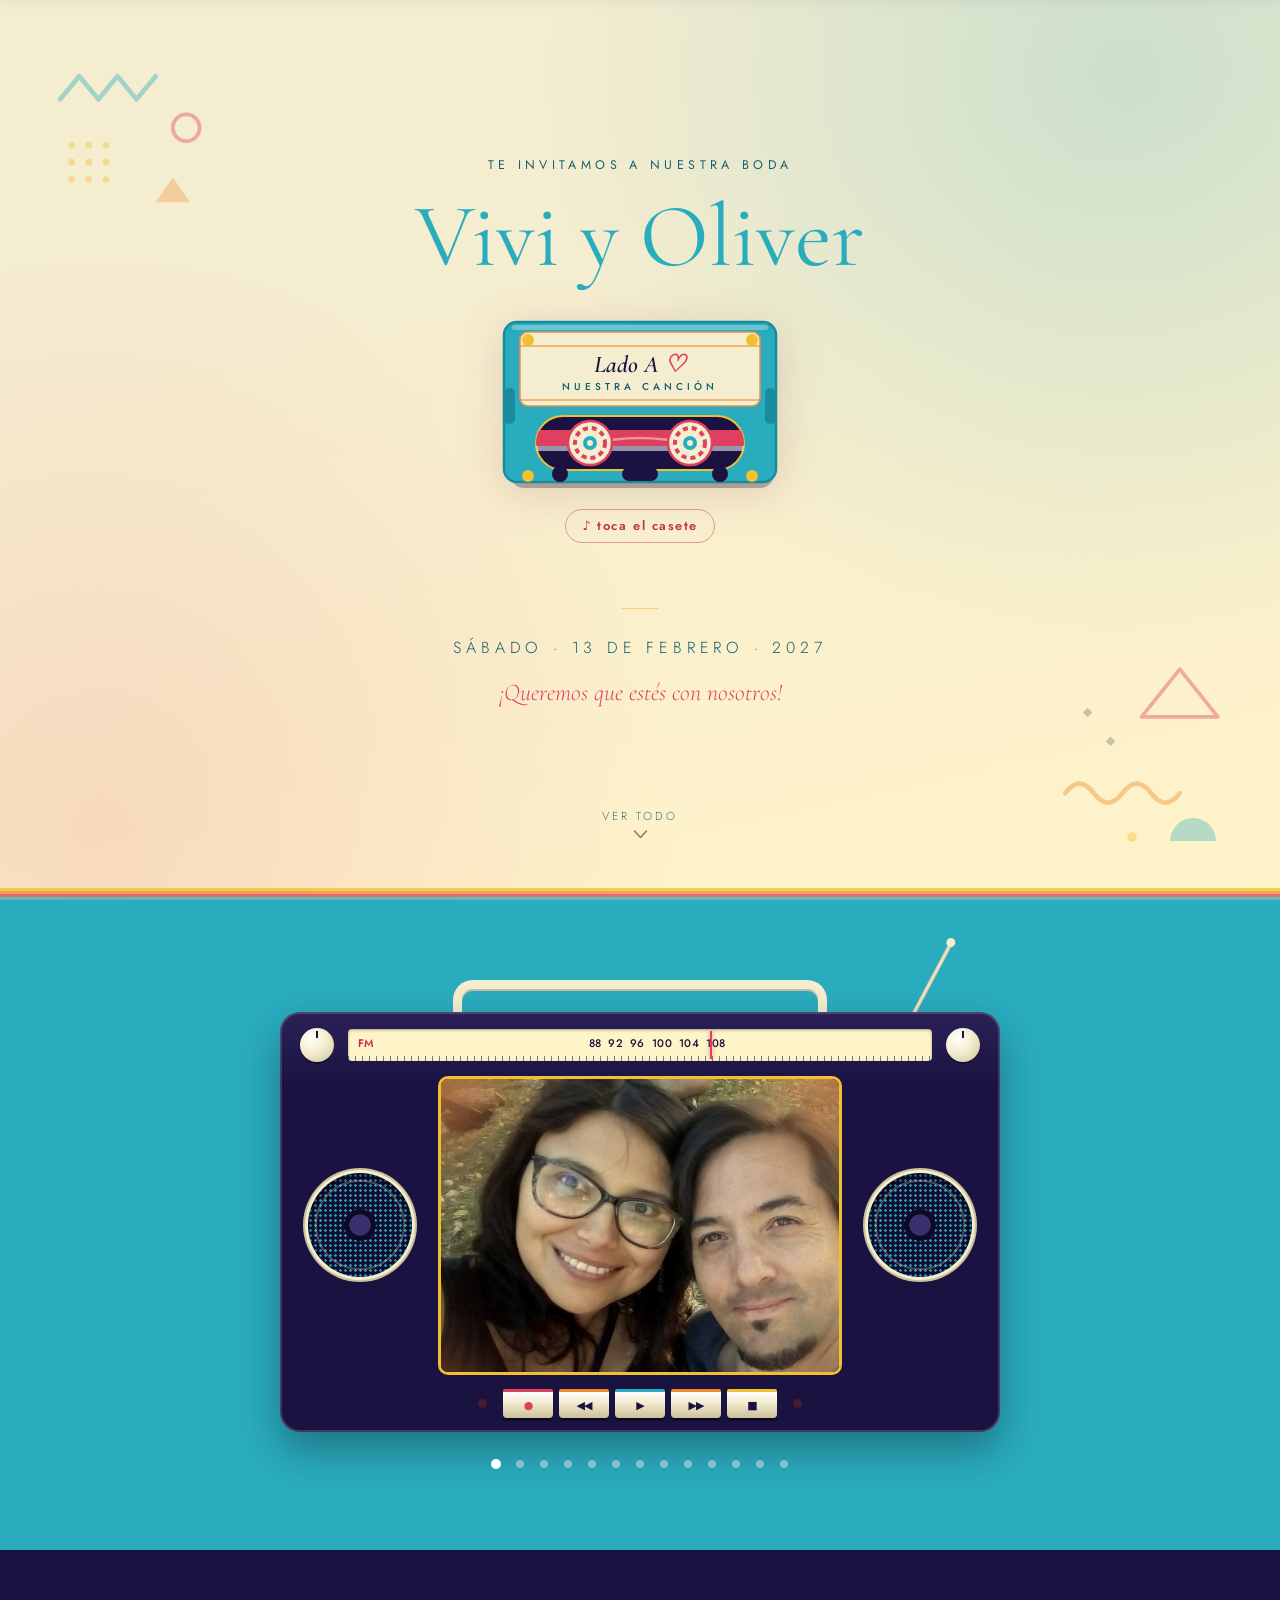
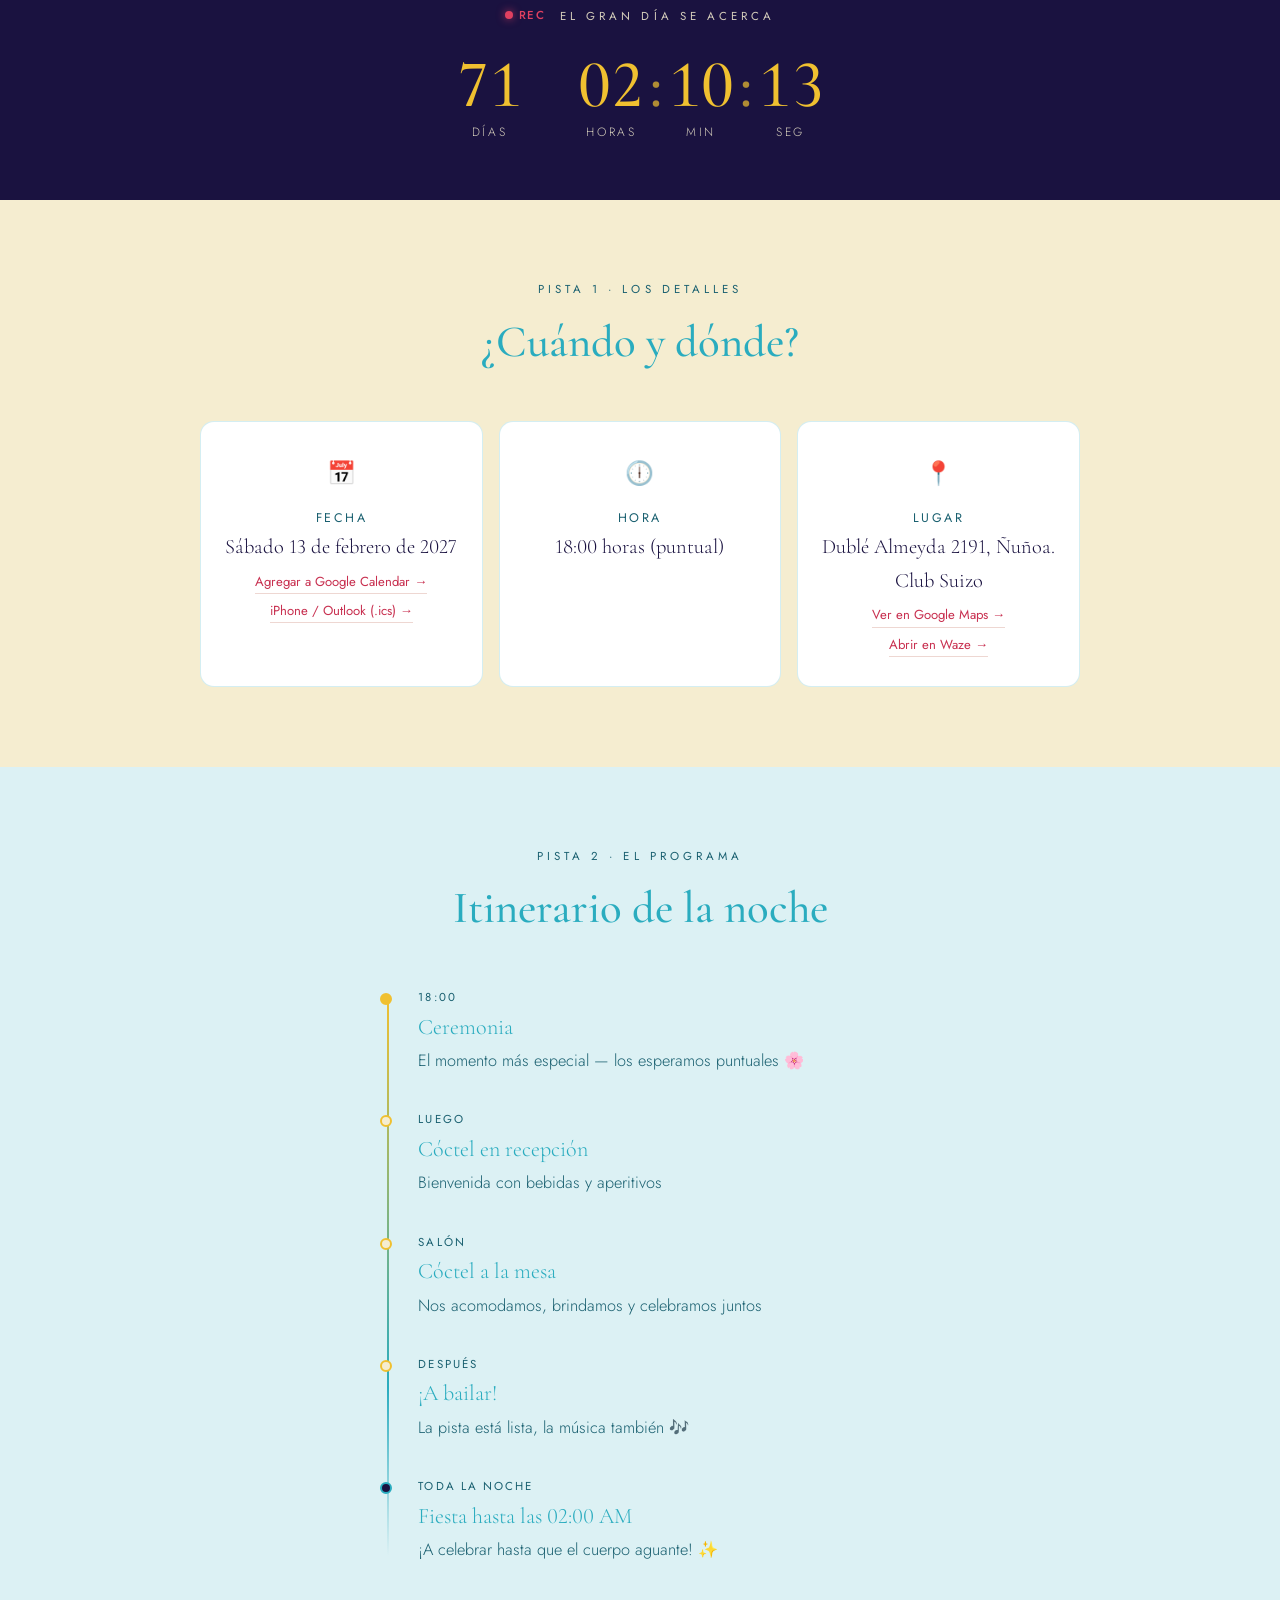
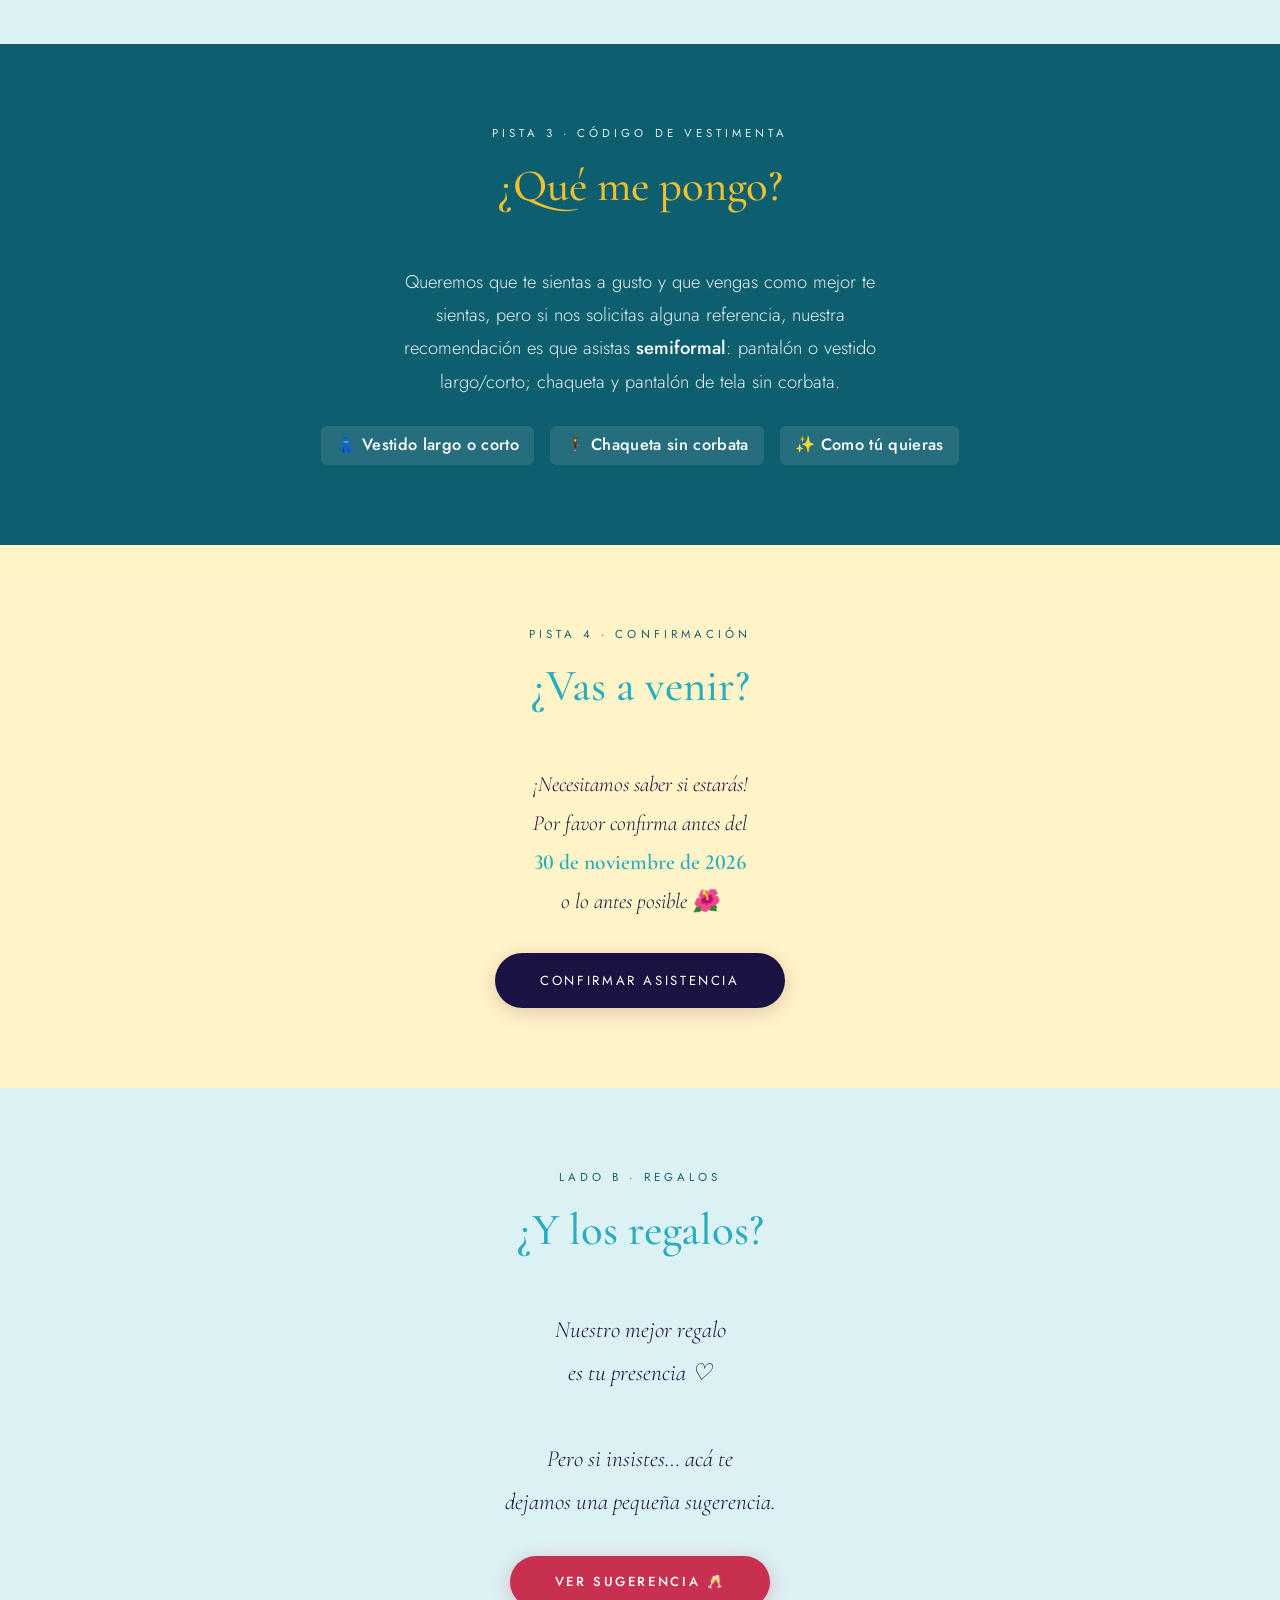
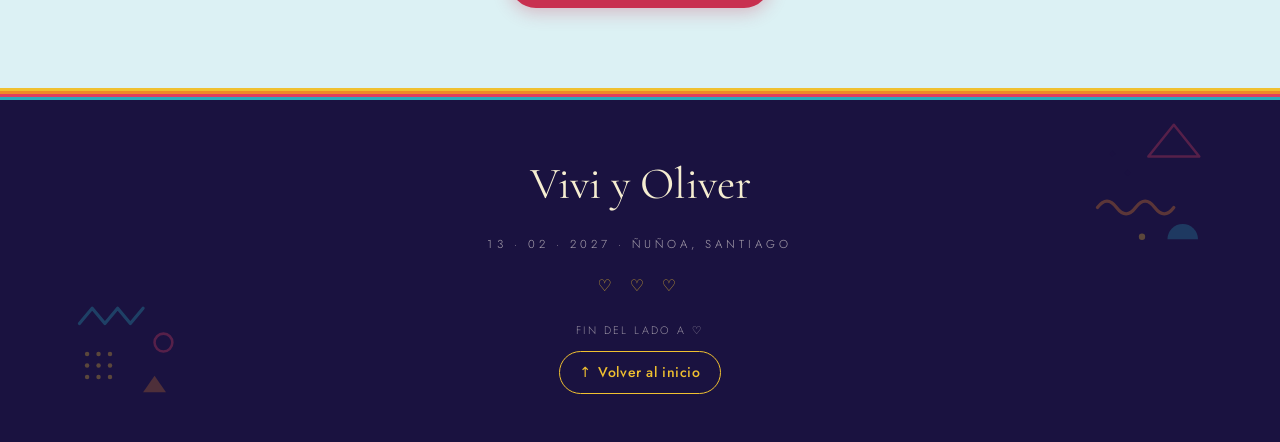
<file: index.html>
<!doctype html>
<html lang="es">
<head>
  <meta charset="utf-8">
  <meta name="viewport" content="width=device-width, initial-scale=1, viewport-fit=cover">
  <title>Vivi y Oliver · 13.02.2027</title>
  <meta name="description" content="Te invitamos a nuestra boda. Sábado 13 de febrero de 2027, Club Suizo, Ñuñoa, Santiago.">
  <meta name="theme-color" content="#2AACBF">

  <!-- Vista previa al compartir por WhatsApp / redes -->
  <meta property="og:type" content="website">
  <meta property="og:title" content="Vivi y Oliver · ¡Nos casamos!">
  <meta property="og:description" content="Sábado 13 de febrero de 2027 · 18:00 hrs · Club Suizo, Ñuñoa">
  <meta property="og:url" content="https://noscasamos-app.vercel.app/">
  <meta property="og:locale" content="es_CL">
  <meta property="og:image" content="https://noscasamos-app.vercel.app/assets/compartir.jpg">
  <meta property="og:image:secure_url" content="https://noscasamos-app.vercel.app/assets/compartir.jpg">
  <meta property="og:image:type" content="image/jpeg">
  <meta property="og:image:width" content="1200">
  <meta property="og:image:height" content="630">
  <meta property="og:image:alt" content="Casete con la etiqueta Lado A, invitación a la boda de Vivi y Oliver, 13 de febrero de 2027">
  <meta property="og:site_name" content="Vivi y Oliver · 13.02.2027">
  <meta name="twitter:card" content="summary_large_image">
  <meta name="twitter:title" content="Vivi y Oliver · ¡Nos casamos!">
  <meta name="twitter:description" content="Sábado 13 de febrero de 2027 · 18:00 hrs · Club Suizo, Ñuñoa">
  <meta name="twitter:image" content="https://noscasamos-app.vercel.app/assets/compartir.jpg">

  <link rel="icon" href="data:image/svg+xml,<svg xmlns='http://www.w3.org/2000/svg' viewBox='0 0 100 100'><text y='.9em' font-size='90'>💍</text></svg>">

  <link rel="preconnect" href="https://fonts.googleapis.com">
  <link rel="preconnect" href="https://fonts.gstatic.com" crossorigin>
  <link rel="stylesheet" href="https://fonts.googleapis.com/css2?family=Cormorant+Garamond:ital,wght@0,400;0,500;0,600;1,400;1,500;1,600&family=Jost:wght@300;400;500&display=swap">
  <link rel="stylesheet" href="css/styles.css">
</head>
<body>

<!-- ════════════════════════════════════════════ -->
<!-- MENÚ: abajo en celular, arriba en PC          -->
<!-- ════════════════════════════════════════════ -->
<nav class="menu" id="menu" aria-label="Secciones de la invitación">
  <a class="menu-marca" href="#inicio">Vivi <em>y</em> Oliver</a>
  <ul class="menu-links">
    <li><a href="#lugar"><span class="menu-icono" aria-hidden="true">📍</span><span>Lugar</span></a></li>
    <li><a href="#programa"><span class="menu-icono" aria-hidden="true">🕕</span><span>Programa</span></a></li>
    <li class="menu-solo-pc"><a href="#vestimenta"><span class="menu-icono" aria-hidden="true">👗</span><span>Vestimenta</span></a></li>
    <li><a href="#confirmar"><span class="menu-icono" aria-hidden="true">✅</span><span>Confirmar</span></a></li>
    <li><a href="#regalos"><span class="menu-icono" aria-hidden="true">🎁</span><span>Regalos</span></a></li>
    <li class="menu-musica-item">
      <button type="button" class="menu-musica" id="menu-musica"
              aria-pressed="false" aria-label="Música: Solo Tú, de Macha y el Bloque Depresivo">
        <svg class="icono-play" viewBox="0 0 16 16" aria-hidden="true"><path d="M5 3.2v9.6L12.6 8z" fill="currentColor"/></svg>
        <span class="icono-eq" aria-hidden="true"><i></i><i></i><i></i></span>
      </button>
    </li>
  </ul>
</nav>

<main id="contenido">

<!-- ════════════════════════════════════════════ -->
<!-- HERO                                          -->
<!-- ════════════════════════════════════════════ -->
<section class="hero" id="inicio">
  <p class="para-invitado" id="para-label" hidden></p>
  <p class="hero-eyebrow">Te invitamos a nuestra boda</p>
  <h1 class="hero-names">Vivi y Oliver</h1>

  <div class="cassette-wrap" id="cassette" role="button" tabindex="0"
       aria-pressed="false" aria-label="Música: Solo Tú, de Macha y el Bloque Depresivo" title="Toca para escuchar nuestra canción">
    <span class="note note-1">♪</span>
    <span class="note note-2">♫</span>
    <span class="note note-3">♩</span>

    <svg class="cassette-svg" width="280" height="180" viewBox="0 0 280 180" fill="none" xmlns="http://www.w3.org/2000/svg">
  <!-- Sombra -->
  <rect x="10" y="14" width="264" height="158" rx="14" fill="#0E0A30" opacity="0.28"/>

  <!-- Cuerpo teal -->
  <rect x="4" y="6"  width="272" height="160" rx="13" fill="#2AACBF"/>
  <rect x="4" y="6"  width="272" height="160" rx="13" stroke="#1A8A9E" stroke-width="2.5"/>

  <!-- Brillo superior -->
  <rect x="12" y="9" width="256" height="5" rx="2.5" fill="rgba(255,255,255,0.30)"/>

  <!-- Área etiqueta — marfil -->
  <rect x="20" y="16" width="240" height="74" rx="8" fill="#F5EDD0"/>
  <rect x="20" y="16" width="240" height="74" rx="8" stroke="#E89050" stroke-width="1.5"/>

  <!-- Líneas naranja decorativas -->
  <line x1="20" y1="30"  x2="260" y2="30"  stroke="#F08A28" stroke-width="2" opacity="0.55"/>
  <line x1="20" y1="84"  x2="260" y2="84"  stroke="#F08A28" stroke-width="2" opacity="0.55"/>

  <!-- Texto GRANDE -->
  <text x="140" y="56" text-anchor="middle"
        font-family="Cormorant Garamond, Georgia, serif"
        font-style="italic" font-size="24" fill="#1A1240" font-weight="600">
    Lado A <tspan fill="#E04060">♡</tspan>
  </text>
  <text x="140" y="74" text-anchor="middle"
        font-family="Jost, Arial, sans-serif"
        font-size="10" fill="#0D5E6E" letter-spacing="4" font-weight="500">
    NUESTRA CANCIÓN
  </text>

  <!-- Ventana de cinta — dark con franja roja bold -->
  <rect x="36" y="100" width="208" height="54" rx="27" fill="#1A1240"/>
  <rect x="36" y="100" width="208" height="54" rx="27" stroke="#F0C030" stroke-width="2"/>
  <!-- Franja roja dentro de la ventana -->
  <clipPath id="tcl"><rect x="36" y="100" width="208" height="54" rx="27"/></clipPath>
  <rect x="36" y="114" width="208" height="16" fill="#E04060" clip-path="url(#tcl)"/>
  <rect x="36" y="130" width="208" height="5"  fill="rgba(255,255,255,0.55)" clip-path="url(#tcl)"/>

  <!-- Arco de cinta -->
  <path d="M90 128 Q140 116 190 128" stroke="rgba(245,237,208,0.5)" stroke-width="2.5" fill="none"/>

  <!-- Bobina izquierda — grande, crema con aro magenta -->
  <circle cx="90"  cy="127" r="22" fill="#F5EDD0"/>
  <circle cx="90"  cy="127" r="22" stroke="#E04060" stroke-width="2.5"/>
  <circle class="reel"     cx="90"  cy="127" r="15" fill="none" stroke="#E04060" stroke-width="4" stroke-dasharray="5 4"/>
  <circle cx="90"  cy="127" r="7"  fill="#2AACBF"/>
  <circle cx="90"  cy="127" r="3"  fill="#F5EDD0"/>

  <!-- Bobina derecha -->
  <circle cx="190" cy="127" r="22" fill="#F5EDD0"/>
  <circle cx="190" cy="127" r="22" stroke="#E04060" stroke-width="2.5"/>
  <circle class="reel" cx="190" cy="127" r="15" fill="none" stroke="#E04060" stroke-width="4" stroke-dasharray="5 4"/>
  <circle cx="190" cy="127" r="7"  fill="#2AACBF"/>
  <circle cx="190" cy="127" r="3"  fill="#F5EDD0"/>

  <!-- Tornillos esquina — amarillo -->
  <circle cx="28"  cy="24"  r="6" fill="#F0C030"/>
  <circle cx="252" cy="24"  r="6" fill="#F0C030"/>
  <circle cx="28"  cy="160" r="6" fill="#F0C030"/>
  <circle cx="252" cy="160" r="6" fill="#F0C030"/>

  <!-- Agujeros inferiores — negro prominente -->
  <circle cx="60"  cy="158" r="8" fill="#1A1240"/>
  <circle cx="220" cy="158" r="8" fill="#1A1240"/>
  <rect x="122" y="151" width="36" height="14" rx="7" fill="#1A1240"/>

  <!-- Muescas laterales -->
  <rect x="4"   y="72" width="11" height="36" rx="5" fill="#1A8A9E"/>
  <rect x="265" y="72" width="11" height="36" rx="5" fill="#1A8A9E"/>

  <!-- Destello de luz que cruza el plástico cada pocos segundos -->
  <defs>
    <linearGradient id="brillo-grad" x1="0" x2="1" y1="0" y2="0">
      <stop offset="0"   stop-color="#FFFFFF" stop-opacity="0"/>
      <stop offset="0.5" stop-color="#FFFFFF" stop-opacity="0.55"/>
      <stop offset="1"   stop-color="#FFFFFF" stop-opacity="0"/>
    </linearGradient>
    <clipPath id="brillo-clip"><rect x="4" y="6" width="272" height="160" rx="13"/></clipPath>
  </defs>
  <g clip-path="url(#brillo-clip)" pointer-events="none">
    <g transform="skewX(-20)">
      <rect class="brillo" x="-60" y="0" width="46" height="180" fill="url(#brillo-grad)"/>
    </g>
  </g>
</svg>
  </div>
  <p class="cassette-hint" id="cassette-hint" aria-hidden="true">♪ toca el casete</p>
  <audio id="cancion" src="assets/cancion.mp3" preload="none" loop
         data-titulo="Solo Tú · Macha y el Bloque Depresivo"></audio>

  <div class="hero-line"></div>
  <p class="hero-date">Sábado · 13 de Febrero · 2027</p>
  <p class="hero-tagline">¡Queremos que estés con nosotros!</p>

  <!-- "Ver todo": baja a la sección siguiente (las fotos) -->
  <a class="scroll-hint" href="#fotos" aria-label="Ver todo: bajar a las fotos y los detalles">
    <span>ver todo</span>
    <svg width="14" height="9" viewBox="0 0 14 9" fill="none" aria-hidden="true">
      <path d="M1 1L7 7.5L13 1" stroke="#9A7265" stroke-width="1.5" stroke-linecap="round" stroke-linejoin="round"/>
    </svg>
  </a>
</section>

<!-- ════════════════════════════════════════════ -->
<!-- PHOTO                                         -->
<!-- ════════════════════════════════════════════ -->
<section class="photo-section" id="fotos" aria-label="Fotos de Vivi y Oliver">
  <!-- Marco de radio casetera de los 80; la galería va al centro -->
  <div class="radio">
    <div class="radio-antena" aria-hidden="true"></div>
    <div class="radio-asa" aria-hidden="true"></div>
    <div class="radio-cuerpo">
      <!-- Dial de radio FM con perillas -->
      <div class="radio-dial" aria-hidden="true">
        <span class="radio-perilla"></span>
        <div class="dial">
          <span class="dial-fm">FM</span>
          <span class="dial-escala">88&nbsp;&nbsp;92&nbsp;&nbsp;96&nbsp;&nbsp;100&nbsp;&nbsp;104&nbsp;&nbsp;108</span>
          <span class="dial-aguja"></span>
        </div>
        <span class="radio-perilla"></span>
      </div>
      <div class="radio-centro">
      <div class="radio-parlante" aria-hidden="true"></div>
  <!-- Galería: las fotos se alternan con un fundido cada pocos segundos -->
  <div class="photo-frame" id="galeria">
    <img class="foto activa" src="assets/vivi-y-oliver.jpg" loading="eager"
         alt="Foto de Vivi y Oliver juntos, abrazados y sonriendo a la cámara"/>
    <img class="foto" src="assets/foto-playa.jpg" loading="lazy"
         alt="Selfie de Vivi y Oliver en una playa de arena blanca con rocas, bajo un cielo azul; ella sonríe con lentes y él lleva lentes de sol"/>
    <img class="foto" src="assets/foto-restaurante.jpg" loading="lazy"
         alt="Foto en blanco y negro de Vivi y Oliver almorzando en un restaurante, junto a una ventana"/>
    <img class="foto" src="assets/foto-rio.jpg" loading="lazy"
         alt="Selfie junto a un río en medio del bosque; Vivi le da un beso en la mejilla a Oliver"/>
    <img class="foto" src="assets/foto-bar.jpg" loading="lazy"
         alt="Vivi y Oliver sonriendo en un bar, con vasos de cerveza sobre la mesa"/>
    <img class="foto" src="assets/foto-plaza.jpg" loading="lazy" style="object-position: center 60%"
         alt="Vivi lee un libro sentada en una banca de plaza mientras Oliver descansa recostado en su regazo, con lentes de sol"/>
    <img class="foto" src="assets/foto-lago.jpg" loading="lazy"
         alt="Vivi y Oliver sentados al aire libre en una playa de piedras, con árboles y cerros detrás"/>
    <img class="foto" src="assets/foto-cafe.jpg" loading="lazy"
         alt="Vivi y Oliver tomando café en un bar antiguo con paredes llenas de firmas"/>
    <img class="foto" src="assets/foto-sol.jpg" loading="lazy"
         alt="Selfie de Vivi y Oliver abrazados en un día soleado, con cielo azul y árboles de fondo"/>
    <img class="foto" src="assets/foto-palmeras.jpg" loading="lazy"
         alt="Selfie de Vivi y Oliver abrazados bajo palmeras en una playa tropical"/>
    <img class="foto" src="assets/foto-mar.jpg" loading="lazy"
         alt="Vivi y Oliver, ambos con lentes, sonriendo juntos en un restaurante frente al mar"/>
    <img class="foto" src="assets/foto-desierto.jpg" loading="lazy" style="object-position: 20% center"
         alt="Selfie de Vivi y Oliver abrazados en una playa de arena, con el mar y un cerro de fondo"/>
    <img class="foto" src="assets/foto-reggae.jpg" loading="lazy"
         alt="Vivi y Oliver sonriendo junto a un árbol con una bandera de Bob Marley"/>
  </div>
      <div class="radio-parlante" aria-hidden="true"></div>
      </div>
      <!-- Teclas de piano y luces -->
      <div class="radio-teclas" role="group" aria-label="Controles de la radio">
        <span class="radio-led" aria-hidden="true"></span>
        <button type="button" class="tecla tecla-rec" id="tecla-rec" aria-label="Grabar recuerdos"><span aria-hidden="true">●</span></button>
        <button type="button" class="tecla" id="tecla-anterior" aria-label="Foto anterior"><span aria-hidden="true">◀◀</span></button>
        <button type="button" class="tecla tecla-play" id="tecla-play" aria-label="Reproducir canción"><span aria-hidden="true">▶</span></button>
        <button type="button" class="tecla" id="tecla-siguiente" aria-label="Foto siguiente"><span aria-hidden="true">▶▶</span></button>
        <button type="button" class="tecla tecla-stop" id="tecla-stop" aria-label="Detener canción"><span aria-hidden="true">■</span></button>
        <span class="radio-led" aria-hidden="true"></span>
      </div>
    </div>
  </div>
  <!-- Los puntos se generan según la cantidad de fotos (js/main.js) -->
  <div class="galeria-puntos" id="galeria-puntos"></div>
</section>

<!-- ════════════════════════════════════════════ -->
<!-- COUNTDOWN                                     -->
<!-- ════════════════════════════════════════════ -->
<section class="countdown" aria-label="Cuenta regresiva">
  <p class="countdown-label"><span class="rec" aria-hidden="true"><span class="rec-punto"></span>REC</span>El gran día se acerca</p>
  <p class="sr-only" id="cd-texto">Faltan pocos días para la boda.</p>
  <div class="countdown-grid" aria-hidden="true">
    <div class="cd-unit">
      <span class="cd-num" id="cd-days">—</span>
      <span class="cd-name">días</span>
    </div>
    <!-- Horas, minutos y segundos como reloj digital (05:19:57) -->
    <div class="cd-reloj">
      <div class="cd-unit">
        <span class="cd-num" id="cd-hours">—</span>
        <span class="cd-name">horas</span>
      </div>
      <span class="cd-num cd-sep" aria-hidden="true">:</span>
      <div class="cd-unit">
        <span class="cd-num" id="cd-min">—</span>
        <span class="cd-name">min</span>
      </div>
      <span class="cd-num cd-sep" aria-hidden="true">:</span>
      <div class="cd-unit">
        <span class="cd-num" id="cd-sec">—</span>
        <span class="cd-name">seg</span>
      </div>
    </div>
  </div>
</section>

<!-- ════════════════════════════════════════════ -->
<!-- DETAILS                                       -->
<!-- ════════════════════════════════════════════ -->
<section class="section" id="lugar">
  <p class="eyebrow">Pista 1 · Los detalles</p>
  <h2 class="section-title">¿Cuándo y dónde?</h2>

  <div class="detail-list">
    <div class="detail-card">
      <div class="d-icon" aria-hidden="true">📅</div>
      <div>
        <div class="d-label">Fecha</div>
        <div class="d-value">Sábado 13 de febrero de 2027</div>
        <div class="d-links">
          <a class="map-link" href="https://calendar.google.com/calendar/render?action=TEMPLATE&amp;text=Matrimonio+Vivi+y+Oliver+%F0%9F%92%8D&amp;dates=20270213T210000Z%2F20270214T050000Z&amp;details=Ceremonia+18%3A00+%28puntual%29.+Fiesta+hasta+las+02%3A00.%0AInvitaci%C3%B3n%3A+https%3A%2F%2Fnoscasamos-app.vercel.app%2F&amp;location=Club+Suizo%2C+Dubl%C3%A9+Almeyda+2191%2C+%C3%91u%C3%B1oa%2C+Santiago&amp;ctz=America%2FSantiago" target="_blank" rel="noopener">
            Agregar a Google Calendar <span aria-hidden="true">→</span><span class="sr-only"> (se abre en otra pestaña)</span>
          </a>
          <a class="map-link" href="assets/boda-vivi-y-oliver.ics" download>
            iPhone / Outlook (.ics) <span aria-hidden="true">→</span><span class="sr-only"> (descarga el evento para tu calendario)</span>
          </a>
        </div>
      </div>
    </div>
    <div class="detail-card">
      <div class="d-icon" aria-hidden="true">🕕</div>
      <div>
        <div class="d-label">Hora</div>
        <div class="d-value">18:00 horas (puntual)</div>
      </div>
    </div>
    <div class="detail-card">
      <div class="d-icon" aria-hidden="true">📍</div>
      <div>
        <div class="d-label">Lugar</div>
        <div class="d-value">Dublé Almeyda 2191, Ñuñoa. Club Suizo</div>
        <div class="d-links">
          <a class="map-link" href="https://www.google.com/maps/search/?api=1&amp;query=Club+Suizo%2C+Dubl%C3%A9+Almeyda+2191%2C+%C3%91u%C3%B1oa" target="_blank" rel="noopener">
            Ver en Google Maps <span aria-hidden="true">→</span><span class="sr-only"> (se abre en otra pestaña)</span>
          </a>
          <a class="map-link" href="https://waze.com/ul?q=Dubl%C3%A9+Almeyda+2191%2C+%C3%91u%C3%B1oa&amp;navigate=yes" target="_blank" rel="noopener">
            Abrir en Waze <span aria-hidden="true">→</span><span class="sr-only"> (se abre en otra pestaña)</span>
          </a>
        </div>
      </div>
    </div>
  </div>
</section>

<!-- ════════════════════════════════════════════ -->
<!-- ITINERARY                                     -->
<!-- ════════════════════════════════════════════ -->
<section class="section section-dark" id="programa">
  <p class="eyebrow">Pista 2 · El programa</p>
  <h2 class="section-title">Itinerario de la noche</h2>

  <div class="timeline">
    <div class="tl-item">
      <div class="tl-dot"></div>
      <div class="tl-time">18:00</div>
      <div class="tl-event">Ceremonia</div>
      <div class="tl-desc">El momento más especial — los esperamos puntuales <span aria-hidden="true">🌸</span></div>
    </div>
    <div class="tl-item">
      <div class="tl-dot"></div>
      <div class="tl-time">Luego</div>
      <div class="tl-event">Cóctel en recepción</div>
      <div class="tl-desc">Bienvenida con bebidas y aperitivos</div>
    </div>
    <div class="tl-item">
      <div class="tl-dot"></div>
      <div class="tl-time">Salón</div>
      <div class="tl-event">Cóctel a la mesa</div>
      <div class="tl-desc">Nos acomodamos, brindamos y celebramos juntos</div>
    </div>
    <div class="tl-item">
      <div class="tl-dot"></div>
      <div class="tl-time">Después</div>
      <div class="tl-event">¡A bailar!</div>
      <div class="tl-desc">La pista está lista, la música también <span aria-hidden="true">🎶</span></div>
    </div>
    <div class="tl-item">
      <div class="tl-dot"></div>
      <div class="tl-time">Toda la noche</div>
      <div class="tl-event">Fiesta hasta las 02:00 AM</div>
      <div class="tl-desc">¡A celebrar hasta que el cuerpo aguante! <span aria-hidden="true">✨</span></div>
    </div>
  </div>
</section>

<!-- ════════════════════════════════════════════ -->
<!-- DRESSCODE                                     -->
<!-- ════════════════════════════════════════════ -->
<section class="dresscode-section" id="vestimenta">
  <p class="eyebrow">Pista 3 · Código de vestimenta</p>
  <h2 class="section-title">¿Qué me pongo?</h2>
  <p class="dresscode-body">
    Queremos que te sientas a gusto y que vengas como mejor te sientas, pero si nos solicitas alguna referencia, nuestra recomendación es que asistas <strong>semiformal</strong>: pantalón o vestido largo/corto; chaqueta y pantalón de tela sin corbata.
  </p>
  <div class="chips">
    <span class="chip"><span aria-hidden="true">👗</span> Vestido largo o corto</span>
    <span class="chip"><span aria-hidden="true">🕴</span> Chaqueta sin corbata</span>
    <span class="chip"><span aria-hidden="true">✨</span> Como tú quieras</span>
  </div>
</section>

<!-- ════════════════════════════════════════════ -->
<!-- RSVP                                          -->
<!-- ════════════════════════════════════════════ -->
<section class="rsvp-section" id="confirmar">
  <p class="eyebrow">Pista 4 · Confirmación</p>
  <h2 class="section-title">¿Vas a venir?</h2>
  <p class="rsvp-note">
    ¡Necesitamos saber si estarás!<br>
    Por favor confirma antes del<br>
    <strong>30 de noviembre de 2026</strong><br>
    o lo antes posible <span aria-hidden="true">🌺</span>
  </p>
  <a id="rsvp-link" href="https://docs.google.com/forms/d/e/1FAIpQLSdjreQ2p3MVo6-uI8GwZqybt-bWuwGaxEt7Gwr0wpt1rWeUwA/viewform"
     target="_blank" rel="noopener"
     class="btn btn-primary">
    Confirmar asistencia
  </a>
</section>

<!-- ════════════════════════════════════════════ -->
<!-- GIFTS                                         -->
<!-- ════════════════════════════════════════════ -->
<section class="gifts-section" id="regalos">
  <p class="eyebrow">Lado B · Regalos</p>
  <h2 class="section-title">¿Y los regalos?</h2>
  <p class="gifts-text">
    Nuestro mejor regalo<br>es tu presencia ♡<br>
    <br>
    Pero si insistes… acá te<br>dejamos una pequeña sugerencia.
  </p>
  <button type="button" class="btn btn-fucsia" id="gift-open" aria-haspopup="dialog">
    Ver sugerencia <span aria-hidden="true">🥂</span>
  </button>
</section>

<!-- ════════════════════════════════════════════ -->
<!-- GIFTS MODAL                                   -->
<!-- ════════════════════════════════════════════ -->
<dialog class="gift-modal regalo-modal" id="gift-modal" aria-labelledby="gift-modal-title">
  <div class="modal-barra">
    <button type="button" class="lista-back modal-volver" id="gift-volver" data-ir="inicio" hidden><span aria-hidden="true">←</span> Volver</button>
    <button type="button" class="gift-close" id="gift-close" aria-label="Cerrar">×</button>
  </div>

  <!-- Paso 1: elegir cómo regalar -->
  <div class="regalo-vista" data-vista="inicio">
    <p class="eyebrow">Lado B · Regalos</p>
    <h2 class="gift-title" id="gift-modal-title" tabindex="-1">¿Cómo quieres regalarnos?</h2>
    <div class="regalo-opciones">
      <button type="button" class="regalo-opcion" data-ir="transferencia">
        <span class="regalo-opcion-icono" aria-hidden="true">💌</span>
        <span class="regalo-opcion-titulo">Transferencia</span>
        <span class="regalo-opcion-texto">Nuestros datos bancarios</span>
      </button>
      <a class="regalo-opcion" href="lista.html" id="gift-list-link">
        <span class="regalo-opcion-icono" aria-hidden="true">🎁</span>
        <span class="regalo-opcion-titulo">Lista de novios</span>
        <span class="regalo-opcion-texto">Elige un regalo de nuestra lista</span>
      </a>
      <a class="regalo-opcion" href="https://docs.google.com/forms/d/e/1FAIpQLSec_GYirpFokBr4Axic97u8SnxmepcCcS62v51o5aP7ZCtQkQ/viewform" target="_blank" rel="noopener" id="gift-notify-link">
        <span class="regalo-opcion-icono" aria-hidden="true">♡</span>
        <span class="regalo-opcion-titulo">Avisar mi regalo</span>
        <span class="regalo-opcion-texto">Cuéntanos qué nos regalaste</span>
      </a>
    </div>
  </div>

  <!-- Paso 2: datos de transferencia -->
  <div class="regalo-vista" data-vista="transferencia" hidden>
    <h2 class="gift-title" id="gift-transfer-title" tabindex="-1">Transferencia <span aria-hidden="true">💌</span></h2>
    <p class="gift-intro">Si quieres hacernos un regalo,<br>puedes transferirnos aquí:</p>

  <dl class="bank-data" id="bank-data">
    <div><dt>Nombre</dt><dd>Oliver Becerra A.</dd></div>
    <div><dt>RUT</dt><dd>13.884.187-1</dd></div>
    <div><dt>Banco</dt><dd>Banco Santander</dd></div>
    <div><dt>Tipo de cuenta</dt><dd>Cuenta Vista</dd></div>
    <div><dt>Número de cuenta</dt><dd>0-074-00-75610-9</dd></div>
    <div><dt>Correo</dt><dd>oliver.becerra@gmail.com</dd></div>
  </dl>

    <button type="button" class="btn btn-primary gift-copy" id="gift-copy">Copiar datos</button>
    <p class="regalo-pie">
      <button type="button" class="gift-notify" id="gift-transfer-aviso">¿Ya transferiste? Avísanos <span aria-hidden="true">→</span></button>
    </p>
  </div>
</dialog>

<!-- Lista de regalos dentro de la invitación: sin cambiar de página, la música sigue -->
<dialog class="gift-modal lista-modal" id="lista-modal" aria-labelledby="lista-modal-title">
  <div class="modal-barra">
    <button type="button" class="lista-back modal-volver" id="lista-volver"><span aria-hidden="true">←</span> Volver a regalos</button>
    <button type="button" class="gift-close" id="lista-close" aria-label="Cerrar">×</button>
  </div>

  <p class="eyebrow">Vivi y Oliver · 13 · 02 · 2027</p>
  <h2 class="gift-title" id="lista-modal-title">Lista de regalos <span aria-hidden="true">🎁</span></h2>
  <p class="lista-help">
    Cuando elijas un regalo, toca <strong>“Lo regalo yo”</strong> para avisarnos
    y así evitamos repetidos.
  </p>

  <ul class="lista-grid" id="lista-modal-grid"></ul>
</dialog>

</main>

<!-- ════════════════════════════════════════════ -->
<!-- FOOTER                                        -->
<!-- ════════════════════════════════════════════ -->
<p class="sr-only" role="status" id="aviso-lector"></p>

<footer>
  <div class="footer-names">Vivi y Oliver</div>
  <div class="footer-sub">13 · 02 · 2027 · Ñuñoa, Santiago</div>
  <div class="footer-hearts" aria-hidden="true">♡ ♡ ♡</div>
  <p class="footer-lado" aria-hidden="true">Fin del Lado A ♡</p>
  <a class="footer-cinta" href="#inicio"><span aria-hidden="true">↑</span> Volver al inicio</a>
</footer>

<script src="js/lista.js"></script>
<script src="js/main.js"></script>
<script src="js/formularios.js"></script>
<script src="js/reveal.js"></script>
<script src="js/menu.js"></script>
</body>
</html>
</file>
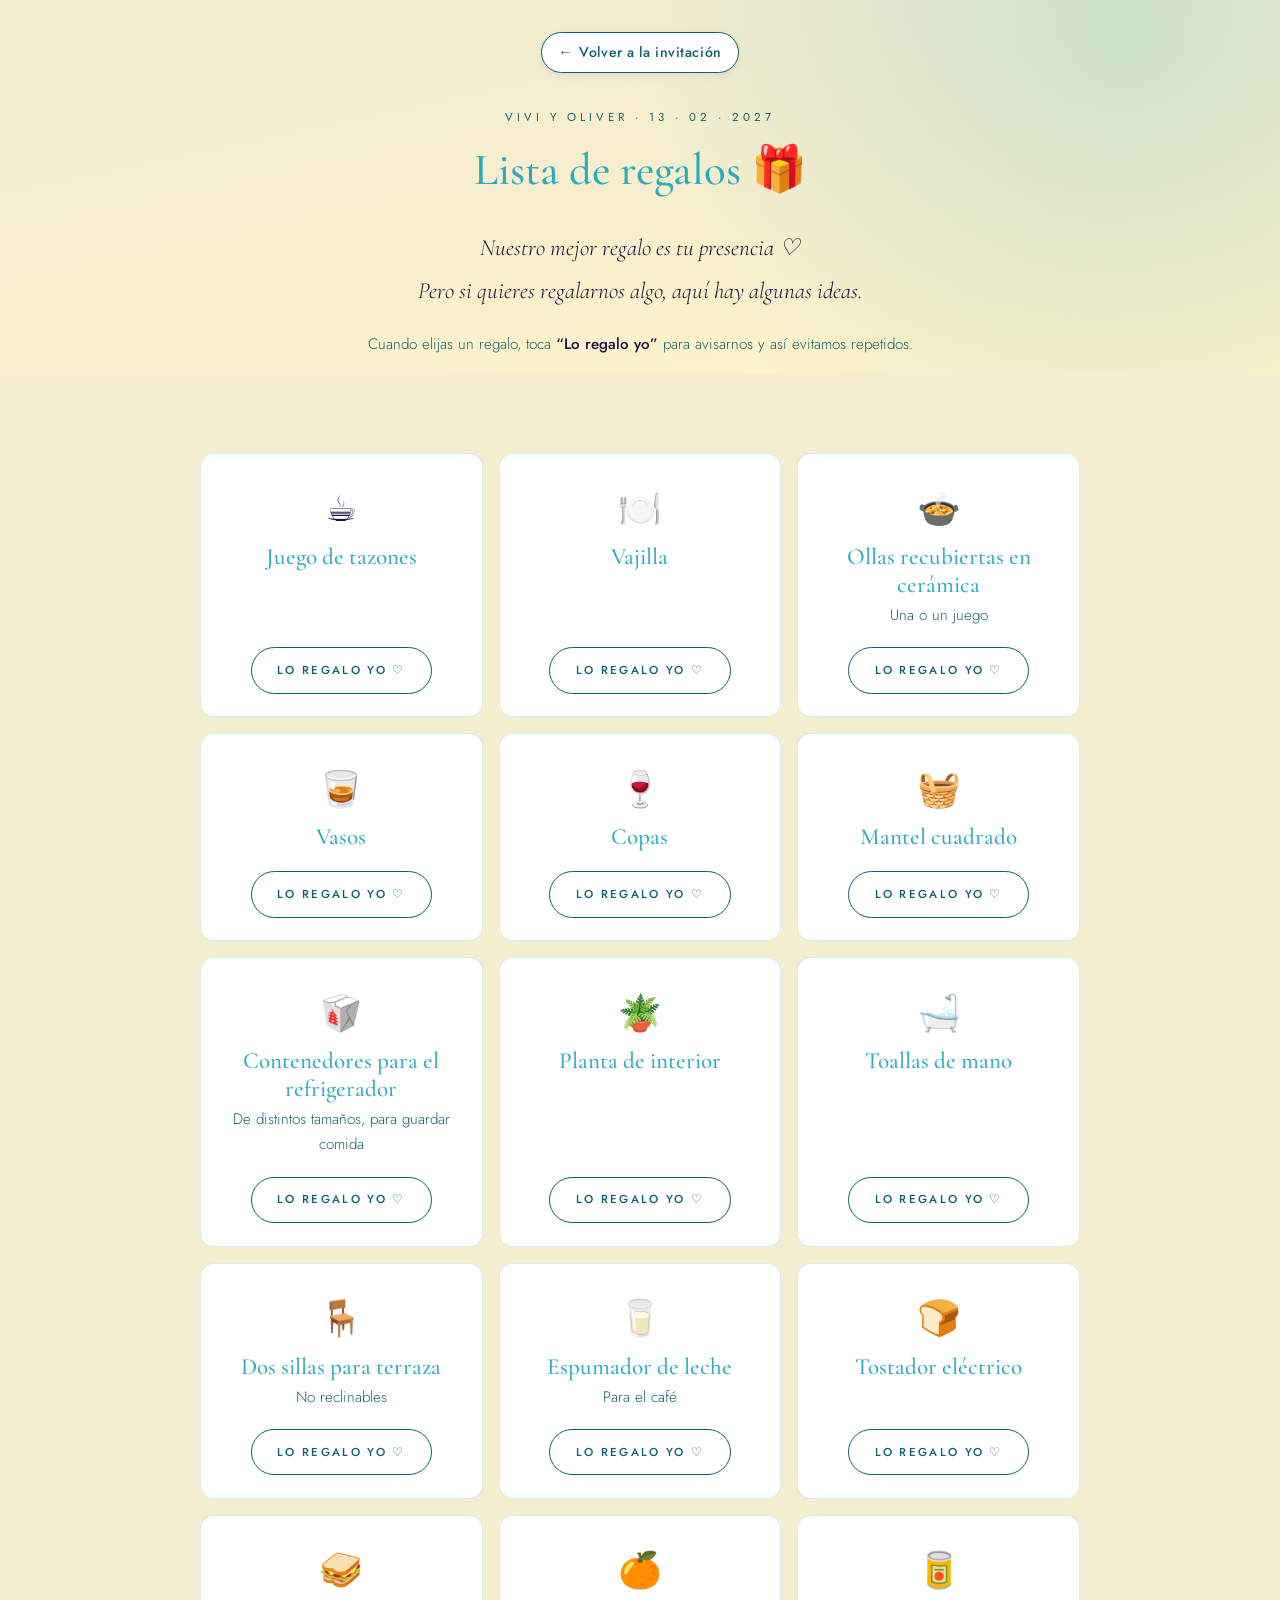
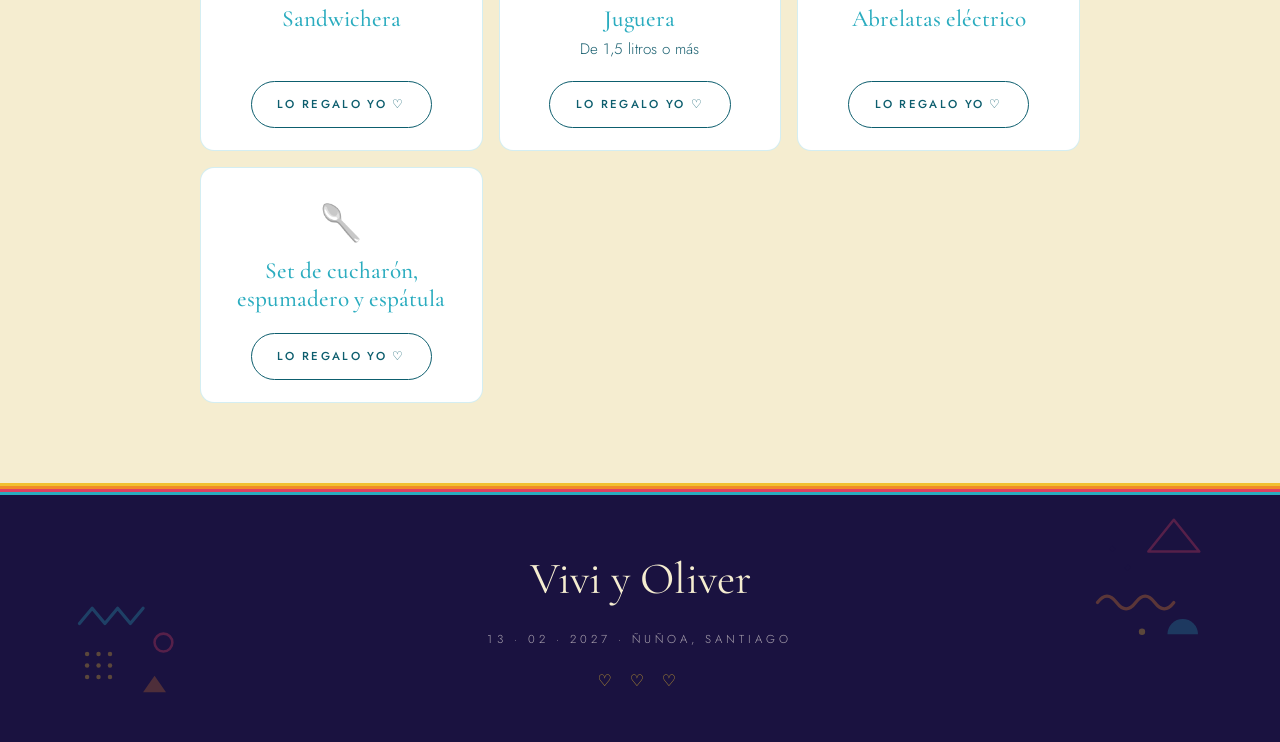
<file: lista.html>
<!doctype html>
<html lang="es">
<head>
  <meta charset="utf-8">
  <meta name="viewport" content="width=device-width, initial-scale=1, viewport-fit=cover">
  <title>Lista de regalos · Vivi y Oliver</title>
  <meta name="description" content="Lista de regalos para la boda de Vivi y Oliver.">
  <meta name="theme-color" content="#2AACBF">

  <meta property="og:type" content="website">
  <meta property="og:title" content="Lista de regalos · Vivi y Oliver">
  <meta property="og:description" content="Ideas de regalo para nuestra boda · 13 de febrero de 2027">
  <meta property="og:url" content="https://noscasamos-app.vercel.app/lista.html">
  <meta property="og:locale" content="es_CL">
  <meta property="og:image" content="https://noscasamos-app.vercel.app/assets/compartir.jpg">
  <meta property="og:image:secure_url" content="https://noscasamos-app.vercel.app/assets/compartir.jpg">
  <meta property="og:image:type" content="image/jpeg">
  <meta property="og:image:width" content="1200">
  <meta property="og:image:height" content="630">
  <meta property="og:image:alt" content="Casete con la etiqueta Lado A, invitación a la boda de Vivi y Oliver, 13 de febrero de 2027">
  <meta property="og:site_name" content="Vivi y Oliver · 13.02.2027">
  <meta name="twitter:card" content="summary_large_image">
  <meta name="twitter:title" content="Lista de regalos · Vivi y Oliver">
  <meta name="twitter:description" content="Ideas de regalo para nuestra boda · 13 de febrero de 2027">
  <meta name="twitter:image" content="https://noscasamos-app.vercel.app/assets/compartir.jpg">

  <link rel="icon" href="data:image/svg+xml,<svg xmlns='http://www.w3.org/2000/svg' viewBox='0 0 100 100'><text y='.9em' font-size='90'>🎁</text></svg>">

  <link rel="preconnect" href="https://fonts.googleapis.com">
  <link rel="preconnect" href="https://fonts.gstatic.com" crossorigin>
  <link rel="stylesheet" href="https://fonts.googleapis.com/css2?family=Cormorant+Garamond:ital,wght@0,400;0,500;0,600;1,400;1,500;1,600&family=Jost:wght@300;400;500&display=swap">
  <link rel="stylesheet" href="css/styles.css">
</head>
<body>

<header class="lista-header">
  <a class="lista-back" href="index.html" id="lista-back"><span aria-hidden="true">←</span> Volver a la invitación</a>
  <p class="eyebrow">Vivi y Oliver · 13 · 02 · 2027</p>
  <h1 class="section-title">Lista de regalos <span aria-hidden="true">🎁</span></h1>
  <p class="gifts-text">
    Nuestro mejor regalo es tu presencia ♡<br>
    Pero si quieres regalarnos algo, aquí hay algunas ideas.
  </p>
  <p class="lista-help">
    Cuando elijas un regalo, toca <strong>“Lo regalo yo”</strong> para avisarnos
    y así evitamos repetidos.
  </p>
</header>

<main class="section">
  <ul class="lista-grid" id="lista-grid"></ul>
</main>

<p class="sr-only" role="status" id="aviso-lector"></p>

<footer>
  <div class="footer-names">Vivi y Oliver</div>
  <div class="footer-sub">13 · 02 · 2027 · Ñuñoa, Santiago</div>
  <div class="footer-hearts" aria-hidden="true">♡ ♡ ♡</div>
</footer>

<script src="js/lista.js"></script>
<script src="js/formularios.js"></script>
<script src="js/reveal.js"></script>
</body>
</html>
</file>
<file: css/styles.css>
:root {
  --cream:       #F5EDD0;        /* marfil cálido — cuerpo del casete */
  --dark:        #1A1240;        /* azul noche profundo */
  --burgundy:    #2AACBF;        /* teal vibrante — acento principal */
  --rose:        #E04060;        /* rojo coral */
  --rose-btn:    #C83050;        /* rojo coral oscuro */
  --sage:        #5C2D7E;        /* púrpura — acento secundario */
  --citric:      #F0C030;        /* amarillo dorado */
  --peach:       #F08A28;        /* naranja brillante */
  --peach-dark:  #D47020;
  --muted:       #1A6070;        /* teal oscuro — texto secundario */
  --teal-texto:  #0D5E6E;        /* teal de la etiqueta del casete: legible en texto pequeño (≥6:1) */
  --card:        #FFFFFF;
  /* Franjas retro como las líneas de la etiqueta del casete */
  --franjas: linear-gradient(to bottom,
      #F0C030 0 3px, #F08A28 3px 6px, #E04060 6px 9px, #2AACBF 9px 12px);
  --border:      rgba(42,172,191,0.20);
  --alt-bg:      #DCF1F4;        /* tinte claro del turquesa del casete */
  --light-peach: #FFF3C8;        /* amarillo muy claro */
}

/* Lo marcado como oculto se oculta siempre, aunque otra regla le dé display */
[hidden] { display: none !important; }

/* Texto solo para lectores de pantalla */
.sr-only {
  position: absolute !important;
  width: 1px; height: 1px;
  padding: 0; margin: -1px;
  overflow: hidden;
  clip: rect(0 0 0 0);
  white-space: nowrap;
  border: 0;
}

*, *::before, *::after { box-sizing: border-box; margin: 0; padding: 0; }

body {
  background: var(--cream);
  color: var(--dark);
  font-family: 'Jost', system-ui, sans-serif;
  font-weight: 300;
  line-height: 1.65;
  overflow-x: hidden;
  /* Cormorant usa números antiguos por defecto (el 1 parece una "I"): usar los modernos */
  font-variant-numeric: lining-nums;
}

/* ── HERO ──────────────────────────────────── */
.hero {
  min-height: 100svh;
  display: flex;
  flex-direction: column;
  align-items: center;
  justify-content: center;
  padding: 3rem 1.5rem 5rem;
  text-align: center;
  background:
    radial-gradient(circle at 88% 8%, rgba(42,172,191,0.20), transparent 42%),
    radial-gradient(circle at 8% 92%, rgba(224,64,96,0.13), transparent 40%),
    linear-gradient(168deg, #F5EDD0 30%, var(--light-peach) 100%);
  position: relative;
}

/* Formas geométricas estilo Memphis (años 80), tenues, en las esquinas */
.hero, footer { position: relative; isolation: isolate; }
.hero::before,
footer::before {
  content: '';
  position: absolute;
  inset: 0;
  z-index: -1;
  pointer-events: none;
}
/* En celular: pequeñas y pegadas a los bordes para no tocar el texto */
.hero::before {
  background:
    url(../assets/memphis-a.svg) left 2px top 4px / 84px no-repeat,
    url(../assets/memphis-b.svg) right 2px bottom 18px / 84px no-repeat;
  opacity: 0.4;
}
footer::before {
  background:
    url(../assets/memphis-a.svg) left 4px top 20px / 64px no-repeat,
    url(../assets/memphis-b.svg) right 4px top 20px / 64px no-repeat;
  opacity: 0.3;
}

.hero::after {
  content: '';
  position: absolute;
  left: 0; right: 0; bottom: 0;
  height: 12px;
  background: var(--franjas);
  opacity: 0.75;
}

.para-invitado {
  font-family: 'Cormorant Garamond', serif;
  font-style: italic;
  font-size: 1.15rem;
  color: var(--muted);
  letter-spacing: 0.04em;
  margin-bottom: 0.6rem;
  opacity: 1;
}
.para-invitado strong {
  color: var(--burgundy);
  font-weight: 500;
  font-style: normal;
}

.hero-eyebrow {
  font-family: 'Jost', sans-serif;
  font-weight: 400;
  font-size: 0.78rem;
  letter-spacing: 0.35em;
  text-transform: uppercase;
  color: var(--muted);
  margin-bottom: 1rem;
}

/* ── CASSETTE ──────────────────────────────── */
.cassette-wrap {
  margin-bottom: 2.6rem;
  cursor: pointer;
  -webkit-tap-highlight-color: transparent;
  user-select: none;
  position: relative;
  display: inline-block;
}

.cassette-svg {
  display: block;
  max-width: 100%;
  height: auto;
  filter: drop-shadow(0 8px 22px rgba(123,45,66,0.18));
  transition: transform 0.2s ease;
}
.cassette-wrap:active .cassette-svg { transform: scale(0.96); }

/* Destello de luz que cruza el casete cada 5 s (invita a tocarlo) */
.brillo { animation: brillo 5s ease-in-out infinite; }
@keyframes brillo {
  0%, 55% { transform: translateX(0); }
  100%    { transform: translateX(420px); }
}

/* Las bobinas solo giran mientras suena la canción (o en la animación corta
   al tocar sin música); en pausa quedan quietas donde se detuvieron. */
.reel {
  transform-box: fill-box;
  transform-origin: center;
  animation: spin 0.85s linear infinite;
  animation-play-state: paused;
}

@keyframes spin { to { transform: rotate(360deg); } }

.cassette-wrap.playing .reel,
.cassette-wrap.sonando .reel { animation-play-state: running; }

.note {
  opacity: 0;
  font-size: 1.4rem;
  position: absolute;
  pointer-events: none;
}
.cassette-wrap.playing .note-1 { animation: noteUp 1.4s ease-out 0.0s forwards; }
.cassette-wrap.playing .note-2 { animation: noteUp 1.4s ease-out 0.25s forwards; }
.cassette-wrap.playing .note-3 { animation: noteUp 1.4s ease-out 0.5s forwards; }
.note-1 { left:  18%; top: 30%; }
.note-2 { right: 15%; top: 20%; }
.note-3 { left:  40%; top: 5%; }

/* Mientras suena la canción: bobinas rápidas y notas en bucle */
.cassette-wrap.sonando .note-1 { animation: noteUp 1.6s ease-out 0.0s infinite; }
.cassette-wrap.sonando .note-2 { animation: noteUp 1.6s ease-out 0.5s infinite; }
.cassette-wrap.sonando .note-3 { animation: noteUp 1.6s ease-out 1.0s infinite; }
.cassette-wrap:focus-visible { outline: 2px solid var(--burgundy); outline-offset: 6px; border-radius: 16px; }

.cassette-hint {
  margin: -1.8rem 0 2rem;
  /* Dos líneas reservadas ("♪ sonando" + canción): la portada no salta al tocar */
  white-space: pre-line;
  min-height: 3.3em;
  line-height: 1.65;
  font-size: 0.78rem;
  letter-spacing: 0.12em;
  color: var(--muted);
  opacity: 1;
}

/* Sin música: "toca el casete" en una píldora con borde fucsia suave.
   Alto + margen inferior suman lo mismo que las dos líneas de "sonando",
   así la portada no salta al tocar. */
html:not(.musica-sonando) .cassette-hint {
  box-sizing: border-box;
  width: fit-content;
  height: 2.1rem;
  min-height: 0;
  margin: -1.8rem auto 2.47rem;
  padding: 0 1rem;
  display: flex;
  align-items: center;
  border: 1px solid rgba(200,48,80,0.45);
  border-radius: 999px;
  color: var(--rose-btn);
  font-size: 0.8rem;
  font-weight: 600;
  letter-spacing: 0.12em;
  animation: latido-hint 3s ease-in-out infinite;
}
@keyframes latido-hint {
  0%, 100% { opacity: 1; }
  50% { opacity: 0.6; }
}

@keyframes noteUp {
  0%   { opacity:0; transform:translateY(0) scale(.7); }
  25%  { opacity:1; }
  100% { opacity:0; transform:translateY(-48px) scale(1.1); }
}

/* ── HERO TEXT ─────────────────────────────── */
.hero-names {
  font-family: 'Cormorant Garamond', Georgia, serif;
  font-weight: 400;
  font-size: 4.2rem;
  line-height: 1;
  color: var(--burgundy);
  text-wrap: balance;
  margin-bottom: 2.2rem;
}

.hero-line {
  width: 36px; height: 1.5px;
  background: var(--citric);
  margin: 1.6rem auto;
  opacity: 0.55;
}

.hero-date {
  font-family: 'Jost', sans-serif;
  font-weight: 300;
  font-size: 0.9rem;
  letter-spacing: 0.3em;
  text-transform: uppercase;
  color: var(--muted);
}

.hero-tagline {
  font-family: 'Cormorant Garamond', serif;
  font-style: italic;
  font-size: 1.25rem;
  color: var(--rose);
  margin-top: 0.75rem;
}

.scroll-hint {
  position: absolute;
  bottom: 3.2rem;
  padding: 0.6rem 1rem;                 /* área táctil cómoda */
  text-decoration: none;
  cursor: pointer;
  left: 50%;
  transform: translateX(-50%);
  display: flex;
  flex-direction: column;
  align-items: center;
  gap: 4px;
  animation: bob 2.2s ease-in-out infinite;
}
.scroll-hint span {
  font-size: 0.72rem; letter-spacing: 0.25em;
  text-transform: uppercase; color: var(--muted); opacity: 0.85;
}
@keyframes bob {
  0%,100% { transform:translateX(-50%) translateY(0); }
  50%      { transform:translateX(-50%) translateY(7px); }
}

/* ── PHOTO SECTION ─────────────────────────── */
.photo-section {
  background: var(--burgundy);
  padding: 3.5rem 1.5rem;
  text-align: center;
  display: flex;
  flex-direction: column;
  align-items: center;
}

/* Todos los textos en sección oscura en claro */
/* (sin "span": los textos del dial de la radio tienen su propio color) */
.photo-section .eyebrow,
.photo-section .section-title,
.photo-section p,
.photo-section h2 {
  color: #F5EDD0 !important;
}
.photo-section .eyebrow { color: rgba(245,237,208,0.85) !important; }

/* ── RADIO CASETERA DE LOS 80 (marco de la galería) ──
   "Metal" = marfil de la etiqueta; cuerpo = azul noche; acentos del casete. */
.radio {
  --metal: #F5EDD0;
  --metal-sombra: #C9BF9C;
  position: relative;
  width: min(400px, 100%);
  padding-top: 30px;                    /* espacio para asa y antena */
}
.radio-antena {
  position: absolute;
  top: -26px; right: 15%;
  width: 3px; height: 84px;
  background: linear-gradient(90deg, var(--metal-sombra), var(--metal), var(--metal-sombra));
  border-radius: 2px;
  transform: rotate(28deg);
  transform-origin: bottom center;
}
.radio-antena::before {                  /* punta de la antena */
  content: '';
  position: absolute;
  top: -5px; left: -3px;
  width: 9px; height: 9px;
  border-radius: 50%;
  background: var(--metal);
}
.radio-asa {
  position: absolute;
  top: 6px; left: 24%; right: 24%;
  height: 36px;
  border: 6px solid var(--metal);
  border-bottom: 0;
  border-radius: 14px 14px 0 0;
  box-shadow: inset 0 2px 0 var(--metal-sombra);
}
.radio-cuerpo {
  position: relative;
  padding: 10px 10px 8px;
  background: linear-gradient(180deg, #2A2158 0%, var(--dark) 18%, var(--dark) 100%);
  border-radius: 14px;
  box-shadow:
    0 18px 40px rgba(0,0,0,0.32),
    inset 0 0 0 2px rgba(245,237,208,0.18);
}

/* Dial FM */
.radio-dial {
  display: flex;
  align-items: center;
  gap: 8px;
  margin-bottom: 9px;
}
.radio-perilla {
  flex: 0 0 auto;
  width: 22px; height: 22px;
  border-radius: 50%;
  background:
    linear-gradient(var(--dark), var(--dark)) center top 3px / 2px 7px no-repeat,
    radial-gradient(circle at 35% 30%, #FFFFFF, var(--metal) 45%, var(--metal-sombra));
  box-shadow: 0 2px 0 rgba(0,0,0,0.35);
}
.dial {
  position: relative;
  flex: 1;
  height: 24px;
  border-radius: 4px;
  background:
    repeating-linear-gradient(90deg, rgba(26,18,64,0.55) 0 1px, transparent 1px 7px) left bottom / 100% 5px no-repeat,
    var(--light-peach);
  box-shadow: inset 0 1px 3px rgba(0,0,0,0.35);
  overflow: hidden;
  font-family: 'Jost', sans-serif;
  font-size: 8px;
  font-weight: 500;
  color: var(--dark);
  letter-spacing: 0.04em;
}
.dial-fm {
  position: absolute;
  left: 6px; top: 3px;
  color: var(--rose-btn);
  font-weight: 600;
}
.dial-escala {
  position: absolute;
  left: 26px; right: 6px; top: 3px;
  text-align: center;
  white-space: nowrap;
}
.dial-aguja {
  position: absolute;
  top: 2px; bottom: 2px;
  left: 62%;
  width: 2px;
  background: var(--rose);
  box-shadow: 0 0 4px rgba(224,64,96,0.7);
  transition: left 1.2s ease;
}

/* Parlantes + foto (ventana del casete) */
.radio-centro {
  display: flex;
  align-items: center;
  gap: 8px;
}
.radio-parlante {
  flex: 0 0 auto;
  width: 46px;
  aspect-ratio: 1;
  border-radius: 50%;
  background:
    radial-gradient(circle, #3A3070 0 14%, #0D0A24 15% 21%, transparent 22%),
    radial-gradient(circle, transparent 0 58%, rgba(245,237,208,0.25) 59% 61%, transparent 62%),
    radial-gradient(circle, rgba(42,172,191,0.9) 1.1px, transparent 1.5px) 0 0 / 5px 5px,
    #120C30;
  box-shadow:
    0 0 0 3px var(--metal),
    0 0 0 5px var(--metal-sombra),
    inset 0 3px 6px rgba(0,0,0,0.6);
  margin: 6px 4px;
}

/* Teclas de piano */
.radio-teclas {
  display: flex;
  align-items: center;
  justify-content: center;
  gap: 4px;
  margin-top: 9px;
}
.tecla {
  width: 32px;
  padding: 6px 0 5px;
  border: 0;
  border-radius: 2px 2px 4px 4px;
  background: linear-gradient(180deg, #FFFFFF, var(--metal) 40%, var(--metal-sombra));
  border-top: 3px solid var(--peach);
  box-shadow: 0 3px 0 rgba(0,0,0,0.45);
  font-family: inherit;
  font-size: 8px;
  line-height: 1;
  color: var(--dark);
  text-align: center;
  letter-spacing: -1px;
  cursor: pointer;
  -webkit-tap-highlight-color: transparent;
  transition: transform .08s, box-shadow .08s, filter .15s;
}
.tecla:hover { filter: brightness(1.04); }
/* Al presionar, la tecla se hunde */
.tecla:active { transform: translateY(3px); box-shadow: 0 0 0 rgba(0,0,0,0.45); }
.tecla:focus-visible { outline: 2px solid var(--citric); outline-offset: 2px; }
.tecla-rec  { color: var(--rose); border-top-color: var(--rose); }
.tecla-play { border-top-color: var(--burgundy); }
.tecla-stop { border-top-color: var(--citric); }
/* Mientras suena, ▶ queda hundida como en una casetera real */
.musica-sonando .tecla-play {
  transform: translateY(3px);
  box-shadow: 0 0 0 rgba(0,0,0,0.45);
  filter: brightness(0.92);
}
/* Guiño de la tecla ● */
.dial.grabando .dial-escala { color: var(--rose-btn); letter-spacing: 0.12em; font-weight: 600; }
.dial.grabando .dial-aguja { opacity: 0; }
.radio-cuerpo.grabando .radio-led:first-child {
  background: var(--rose);
  box-shadow: 0 0 6px var(--rose);
  animation: led 0.5s steps(1) infinite;
}
.radio-led {
  width: 7px; height: 7px;
  margin: 0 5px;
  border-radius: 50%;
  background: #4A1A2A;
}

/* Con la canción sonando: parlantes laten, LEDs encienden, aguja se mueve */
.musica-sonando .radio-parlante { animation: bombo 0.62s ease-in-out infinite; }
/* Con el analizador de audio activo, el movimiento sigue a la canción */
.ritmo-real .radio-parlante { transform: scale(var(--golpe, 1)); }
.ritmo-real.musica-sonando .radio-parlante { animation: none; }
.ritmo-real.musica-sonando .radio-led {
  animation: none;
  opacity: calc(0.25 + var(--graves, 0) * 0.75);
}
.ritmo-real.musica-sonando .radio-led:last-child { opacity: calc(0.25 + var(--agudos, 0) * 0.75); }
.musica-sonando .radio-led { background: var(--rose); box-shadow: 0 0 6px var(--rose); animation: led 0.9s steps(1) infinite; }
.musica-sonando .radio-led:last-child { background: var(--citric); box-shadow: 0 0 6px var(--citric); animation-delay: -0.45s; }
.musica-sonando .dial-aguja { left: 40%; }
@keyframes bombo { 50% { transform: scale(1.05); } }
@keyframes led { 50% { opacity: 0.35; } }

.photo-frame {
  flex: 1;
  min-width: 0;
  aspect-ratio: 300 / 222;
  border-radius: 10px;
  overflow: hidden;
  border: 3px solid var(--citric);     /* como el borde de la ventana del casete */
}

.photo-frame { position: relative; }
.photo-frame img {
  position: absolute;
  inset: 0;
  width: 100%; height: 100%;
  object-fit: cover;
  object-position: center center;
  opacity: 0;
  transition: opacity 1.2s ease;
}
.photo-frame img.activa { opacity: 1; }

/* Puntos para elegir foto */
.galeria-puntos {
  display: flex;
  flex-wrap: wrap;
  justify-content: center;
  max-width: 100%;
  margin-top: 1.1rem;
}
.galeria-punto {
  width: 24px; height: 28px;           /* área táctil cómoda */
  display: grid;
  place-items: center;
  border: 0;
  background: none;
  cursor: pointer;
  -webkit-tap-highlight-color: transparent;
}
.galeria-punto::before {
  content: '';
  width: 8px; height: 8px;
  border-radius: 50%;
  background: rgba(255,255,255,0.45);
  transition: background .25s, transform .25s;
}
.galeria-punto[aria-current="true"]::before { background: #fff; transform: scale(1.25); }
.galeria-punto:focus-visible { outline: 2px solid #fff; outline-offset: 2px; border-radius: 50%; }


/* ── COUNTDOWN ─────────────────────────────── */
.countdown {
  background: var(--dark);
  padding: 2.8rem 1.5rem;
  text-align: center;
}

/* "● REC" como en la pantalla de una grabadora de los 80 */
.rec {
  display: inline-flex;
  align-items: center;
  gap: 0.35rem;
  margin-right: 0.9rem;
  color: var(--rose);
  font-weight: 500;
  letter-spacing: 0.15em;
}
.rec-punto {
  width: 8px; height: 8px;
  border-radius: 50%;
  background: var(--rose);
  box-shadow: 0 0 8px rgba(224,64,96,0.8);
  animation: rec 1.2s steps(1) infinite;
}
@keyframes rec { 50% { opacity: 0; } }

.countdown-label {
  font-family: 'Jost', sans-serif;
  font-weight: 400;
  font-size: 0.72rem;
  letter-spacing: 0.35em;
  text-transform: uppercase;
  color: rgba(245,237,208,0.85);
  margin-bottom: 1.6rem;
}

.countdown-grid {
  display: flex;
  justify-content: center;
  gap: 2rem;
}

.cd-unit { text-align: center; }

/* Reloj digital: horas:minutos:segundos con el mismo estilo de los números */
.cd-reloj {
  display: flex;
  align-items: flex-start;
  gap: 0.3rem;
}
.cd-sep { opacity: 0.7; }

.cd-num {
  font-family: 'Cormorant Garamond', serif;
  font-weight: 500;
  font-size: 3.2rem;
  color: var(--citric);
  line-height: 1;
  font-variant-numeric: lining-nums tabular-nums;
  display: block;
}

.cd-name {
  font-family: 'Jost', sans-serif;
  font-weight: 300;
  font-size: 0.72rem;
  letter-spacing: 0.22em;
  text-transform: uppercase;
  color: rgba(245,237,208,0.85);
  margin-top: 0.3rem;
}

/* ── SHARED SECTION ────────────────────────── */
.section { padding: 3.8rem 1.5rem; }

/* Contenido centrado con ancho máximo para que no se estire en PC */
.section > *,
.countdown > *,
.dresscode-section > *,
.rsvp-section > *,
.gifts-section > * {
  max-width: 640px;
  margin-left: auto;
  margin-right: auto;
}
.section-dark { background: var(--alt-bg); }

.eyebrow {
  font-family: 'Jost', sans-serif;
  font-weight: 400;
  font-size: 0.72rem;
  letter-spacing: 0.35em;
  text-transform: uppercase;
  color: var(--muted);
  text-align: center;
  margin-bottom: 0.4rem;
}

.section-title {
  font-family: 'Cormorant Garamond', serif;
  font-weight: 500;
  font-size: 2.2rem;
  color: var(--burgundy);
  text-align: center;
  text-wrap: balance;
  margin-bottom: 2rem;
}

/* ── DETAIL CARDS ──────────────────────────── */
.detail-list { display: flex; flex-direction: column; gap: 0.75rem; }

.detail-card {
  background: var(--card);
  border: 1px solid var(--border);
  border-radius: 14px;
  padding: 1.3rem 1.4rem;
  display: flex;
  align-items: flex-start;
  gap: 1rem;
}

.d-icon { font-size: 1.45rem; flex-shrink: 0; padding-top: 3px; }

.d-label {
  font-family: 'Jost', sans-serif;
  font-weight: 400;
  font-size: 0.78rem;
  letter-spacing: 0.2em;
  text-transform: uppercase;
  color: var(--muted);
}

.d-value {
  font-family: 'Cormorant Garamond', serif;
  font-size: 1.28rem;
  color: var(--dark);
  margin-top: 0.1rem;
}

.map-link {
  display: inline-block;
  font-family: 'Jost', sans-serif;
  font-size: 0.82rem;
  font-weight: 400;
  color: var(--rose-btn);
  text-decoration: none;
  margin-top: 0.3rem;
  border-bottom: 1px solid rgba(206,140,126,0.35);
  padding-bottom: 1px;
}

.d-links {
  display: flex;
  flex-direction: column;
  align-items: flex-start;
  gap: 0.35rem;
  margin-top: 0.4rem;
}
.d-links .map-link { margin-top: 0; }

/* ── TIMELINE ──────────────────────────────── */
.timeline { position: relative; padding-left: 2.4rem; }

.timeline::before {
  content: '';
  position: absolute;
  left: 7px; top: 8px; bottom: 8px;
  width: 1.5px;
  background: linear-gradient(180deg, var(--citric) 0%, var(--burgundy) 70%, transparent 100%);
}

.tl-item { position: relative; padding-bottom: 2.2rem; }
.tl-item:last-child { padding-bottom: 0; }

.tl-dot {
  position: absolute;
  left: -2.4rem; top: 5px;
  width: 12px; height: 12px;
  border-radius: 50%;
  background: var(--cream);
  border: 2px solid var(--citric);
}
.tl-item:first-child .tl-dot { background: var(--citric); }
.tl-item:last-child .tl-dot  { background: #1A1240; border-color: var(--burgundy); }

.tl-time {
  font-family: 'Jost', sans-serif;
  font-weight: 400;
  font-size: 0.72rem;
  letter-spacing: 0.18em;
  color: var(--muted);
  text-transform: uppercase;
}

.tl-event {
  font-family: 'Cormorant Garamond', serif;
  font-size: 1.38rem;
  color: var(--burgundy);
  margin-top: 0.1rem;
}

.tl-desc {
  font-family: 'Jost', sans-serif;
  font-weight: 300;
  font-size: 1.02rem;
  color: var(--muted);
  margin-top: 0.2rem;
}

/* ── DRESSCODE ─────────────────────────────── */
.dresscode-section {
  background: var(--teal-texto);
  padding: 3.8rem 1.5rem;
  text-align: center;
}

.dresscode-section .eyebrow   { color: rgba(255,255,255,0.88); }
.dresscode-section .section-title { color: var(--citric); }

.dresscode-body {
  font-family: 'Jost', sans-serif;
  font-weight: 300;
  font-size: 1.08rem;
  line-height: 1.8;
  color: rgba(255,255,255,0.90);
  max-width: 340px;
  margin: 0 auto 1.8rem;
}
.dresscode-body strong { font-weight: 500; color: #FFFFFF; }

/* Sugerencias de vestimenta como texto simple (no deben parecer botones) */
.chips {
  display: flex;
  flex-direction: column;
  align-items: center;
  gap: 0.45rem;
}

.chip {
  color: #FFFFFF;
  font-family: 'Jost', sans-serif;
  font-weight: 500;
  font-size: 1.02rem;
  letter-spacing: 0.02em;
  /* Franja traslúcida sutil: se lee como etiqueta, no como botón */
  background: rgba(255,255,255,0.10);
  border-radius: 6px;
  padding: 0.35rem 0.95rem;
  white-space: nowrap;
}

/* ── RSVP ──────────────────────────────────── */
.rsvp-section {
  background: var(--light-peach);
  padding: 3.8rem 1.5rem;
  text-align: center;
}

.rsvp-section .eyebrow       { color: var(--muted); }
.rsvp-section .section-title { color: var(--burgundy); }

.rsvp-note {
  font-family: 'Cormorant Garamond', serif;
  font-style: italic;
  font-size: 1.22rem;
  color: var(--dark);
  line-height: 1.8;
  margin-bottom: 2rem;
}
.rsvp-note strong { font-weight: 600; font-style: normal; color: var(--burgundy); }

/* ── GIFTS ─────────────────────────────────── */
.gifts-section {
  padding: 3.8rem 1.5rem;
  text-align: center;
  background: var(--alt-bg);
}

.gifts-text {
  font-family: 'Cormorant Garamond', serif;
  font-style: italic;
  font-size: 1.32rem;
  color: var(--dark);
  line-height: 1.85;
  margin-bottom: 2rem;
}

/* ── BUTTONS ───────────────────────────────── */
.btn {
  display: inline-block;
  text-decoration: none;
  font-family: 'Jost', sans-serif;
  font-weight: 400;
  font-size: 0.82rem;
  letter-spacing: 0.2em;
  text-transform: uppercase;
  padding: 1.05rem 2.8rem;
  border-radius: 999px;
  transition: background .22s, color .22s, transform .22s, box-shadow .22s;
}

.btn-primary {
  background: #1A1240;
  color: #fff;
  box-shadow: 0 4px 18px rgba(123,45,66,0.22);
}
.btn-primary:hover, .btn-primary:active {
  background: var(--rose-btn);
  transform: translateY(-2px);
  box-shadow: 0 6px 24px rgba(123,45,66,0.28);
}

.btn-outline {
  background: transparent;
  border: 1.5px solid var(--teal-texto);
  color: var(--teal-texto);
  font-weight: 500;
}
.btn-outline:hover, .btn-outline:active {
  background: #1A1240;
  color: #fff;
}

/* Coral de las bobinas del casete, en su tono profundo (blanco encima: 5,3:1) */
.btn-fucsia {
  background: var(--rose-btn);
  color: #fff;
  border: 0;
  font-weight: 500;
  box-shadow: 0 4px 18px rgba(200,48,80,0.30);
}
.btn-fucsia:hover, .btn-fucsia:active {
  background: var(--dark);
  transform: translateY(-2px);
  box-shadow: 0 6px 24px rgba(26,18,64,0.28);
}

button.btn { cursor: pointer; }
.btn-primary { border: 0; }

/* ── GIFTS MODAL ───────────────────────────── */
.gift-modal {
  --pad-top: 2.6rem;
  --pad-x: 1.6rem;
  width: min(440px, calc(100% - 2rem));
  max-height: calc(100svh - 2rem);
  margin: auto;
  padding: var(--pad-top) var(--pad-x) 2.2rem;
  border: 0;
  border-radius: 20px;
  background: var(--cream);
  color: var(--dark);
  text-align: center;
  box-shadow: 0 24px 60px rgba(26,18,64,0.35);
  overflow-y: auto;
}
.gift-modal::backdrop {
  background: rgba(26,18,64,0.55);
  backdrop-filter: blur(3px);
}
.gift-modal[open] { animation: modalIn .25s ease-out; }
@keyframes modalIn {
  from { opacity: 0; transform: translateY(16px) scale(.97); }
}

/* Barra fija arriba de cada ventana: "Volver" y "×" siguen a la vista al bajar.
   Ocupa justo el margen superior de la ventana (no empuja el contenido) y deja
   pasar los toques salvo en los botones. */
.modal-barra {
  position: sticky;
  top: calc(-1 * var(--pad-top));       /* el navegador cuenta desde dentro del margen */
  z-index: 5;
  height: var(--pad-top);
  margin: calc(-1 * var(--pad-top)) calc(-1 * var(--pad-x)) 0;
  pointer-events: none;
}
.modal-barra > * { pointer-events: auto; }
.gift-close {
  position: absolute;
  top: 0.7rem; right: 0.9rem;
  width: 2.2rem; height: 2.2rem;
  border: 0; border-radius: 50%;
  background: rgba(245,237,208,0.95);
  box-shadow: 0 2px 8px rgba(26,18,64,0.12);
  color: var(--muted);
  font-size: 1.7rem; line-height: 1;
  cursor: pointer;
}
.gift-close:hover { background: rgba(42,172,191,0.12); }

.gift-title,
.gift-subtitle {
  font-family: 'Cormorant Garamond', serif;
  font-weight: 500;
  color: var(--burgundy);
  line-height: 1.2;
}
.gift-title { font-size: 2rem; margin-bottom: 0.8rem; }
.gift-subtitle { font-size: 1.6rem; margin-bottom: 0.4rem; }

.gift-intro {
  font-family: 'Cormorant Garamond', serif;
  font-style: italic;
  font-size: 1.15rem;
  line-height: 1.6;
  margin-bottom: 1.3rem;
}
.gift-intro strong { font-style: normal; font-weight: 600; color: var(--burgundy); }

.bank-data {
  background: var(--card);
  border: 1px solid var(--border);
  border-radius: 14px;
  padding: 0.4rem 1.2rem;
  margin-bottom: 1.3rem;
  text-align: left;
}
.bank-data > div {
  display: flex;
  flex-wrap: wrap;
  justify-content: space-between;
  gap: 0.1rem 1rem;
  padding: 0.6rem 0;
  border-bottom: 1px solid var(--border);
}
.bank-data > div:last-child { border-bottom: 0; }
.bank-data dt {
  font-size: 0.72rem;
  letter-spacing: 0.15em;
  text-transform: uppercase;
  color: var(--muted);
  padding-top: 0.15rem;
  flex-shrink: 0;
}
.bank-data dd {
  font-weight: 400;
  text-align: right;
  margin-left: auto;
  /* Si no cabe junto a la etiqueta, baja entero a la línea siguiente */
  overflow-wrap: break-word;
  min-width: 0;
}

.gift-copy.copied { background: var(--burgundy); }

.gift-divider {
  display: flex;
  align-items: center;
  gap: 0.8rem;
  margin: 2rem 0 1.6rem;
  color: var(--muted);
  font-size: 0.74rem;
  letter-spacing: 0.25em;
  text-transform: uppercase;
}
.gift-divider::before,
.gift-divider::after {
  content: '';
  flex: 1;
  height: 1px;
  background: var(--border);
}

.gift-notify {
  font-size: 0.85rem;
  font-weight: 400;
  letter-spacing: 0.08em;
  color: var(--rose-btn);
  text-decoration: none;
  border-bottom: 1px solid rgba(200,48,80,0.35);
  padding-bottom: 1px;
}

/* ── FOOTER ────────────────────────────────── */
footer {
  background: var(--franjas) top / 100% 12px no-repeat, var(--dark);
  padding: calc(3rem + 12px) 1.5rem 3rem;
  text-align: center;
}

.footer-names {
  font-family: 'Cormorant Garamond', serif;
  font-weight: 400;
  font-size: 2.2rem;
  color: var(--cream);
}
.footer-names em { font-style: italic; color: var(--citric); }

.footer-sub {
  font-family: 'Jost', sans-serif;
  font-weight: 300;
  font-size: 0.72rem;
  letter-spacing: 0.35em;
  text-transform: uppercase;
  color: rgba(250,243,236,0.65);
  margin-top: 0.8rem;
}

.footer-lado {
  margin-top: 1.4rem;
  font-size: 0.68rem;
  letter-spacing: 0.22em;
  text-transform: uppercase;
  color: rgba(250,243,236,0.55);
}
/* Botón "Volver al inicio": píldora clara sobre el azul noche */
.footer-cinta {
  display: inline-flex;
  align-items: center;
  gap: 0.4rem;
  margin-top: 0.7rem;
  padding: 0.55rem 1.2rem;
  border: 1.5px solid var(--citric);
  border-radius: 999px;
  font-size: 0.88rem;
  font-weight: 500;
  letter-spacing: 0.04em;
  color: var(--citric);
  text-decoration: none;
  transition: background .2s, color .2s;
}
.footer-cinta:hover,
.footer-cinta:focus-visible { background: var(--citric); color: var(--dark); outline: none; }

.footer-hearts {
  margin-top: 1.2rem;
  color: var(--citric);
  font-size: 1rem;
  letter-spacing: 0.4em;
  opacity: 0.8;
}

/* ── LISTA DE REGALOS (lista.html) ─────────── */
.lista-header {
  background:
    radial-gradient(circle at 88% 8%, rgba(42,172,191,0.20), transparent 42%),
    linear-gradient(168deg, #F5EDD0 30%, var(--light-peach) 100%);
  padding: 2rem 1.5rem 1rem;
  text-align: center;
}
.lista-header > * { max-width: 640px; margin-left: auto; margin-right: auto; }
.lista-header .section-title { margin-bottom: 1.2rem; }
.lista-header .gifts-text { margin-bottom: 1.2rem; }

/* Botones "Volver": píldora con borde, bien visibles */
.lista-back {
  display: inline-flex;
  align-items: center;
  gap: 0.4rem;
  margin-bottom: 2.2rem;
  padding: 0.5rem 1rem;
  border: 1.5px solid var(--teal-texto);
  border-radius: 999px;
  background: var(--card);
  font-family: 'Jost', sans-serif;
  font-size: 0.88rem;
  font-weight: 500;
  letter-spacing: 0.04em;
  color: var(--teal-texto);
  text-decoration: none;
  cursor: pointer;
  box-shadow: 0 2px 8px rgba(26,18,64,0.08);
  transition: background .2s, color .2s;
}
.lista-back:hover,
.lista-back:focus-visible { background: var(--teal-texto); color: #fff; outline: none; }

.lista-help {
  font-size: 0.95rem;
  color: var(--muted);
}
.lista-help strong { font-weight: 500; color: var(--dark); }

.lista-grid {
  list-style: none;
  display: grid;
  grid-template-columns: repeat(auto-fill, minmax(220px, 1fr));
  gap: 1rem;
}

.lista-card {
  background: var(--card);
  border: 1px solid var(--border);
  border-radius: 14px;
  padding: 1.6rem 1.2rem 1.4rem;
  text-align: center;
  display: flex;
  flex-direction: column;
  align-items: center;
}
.lista-emoji { font-size: 2.2rem; margin-bottom: 0.4rem; }

.lista-cargando {
  grid-column: 1 / -1;
  display: flex;
  justify-content: center;
  padding: 4rem 1rem;
}
/* Barra indeterminada: franja turquesa→coral que se desliza */
.barra-progreso {
  position: relative;
  width: min(240px, 70%);
  height: 5px;
  border-radius: 999px;
  background: rgba(42,172,191,0.18);
  overflow: hidden;
}
.barra-progreso span {
  position: absolute;
  top: 0; bottom: 0; left: 0;
  width: 40%;
  border-radius: inherit;
  background: linear-gradient(90deg, var(--burgundy), var(--rose));
  animation: deslizar 1.2s ease-in-out infinite;
}
@keyframes deslizar {
  from { transform: translateX(-100%); }
  to   { transform: translateX(250%); }
}
.lista-nombre {
  font-family: 'Cormorant Garamond', serif;
  font-weight: 500;
  font-size: 1.45rem;
  color: var(--burgundy);
  line-height: 1.2;
}
.lista-desc { font-size: 0.95rem; color: var(--muted); margin-top: 0.2rem; }
.lista-btn {
  margin-top: auto;
  padding: 0.8rem 1.6rem;
  font-size: 0.72rem;
}
/* Espacio sobre el botón; margin-top:auto lo deja alineado al fondo */
.lista-card > :nth-last-child(2) { margin-bottom: 1.2rem; }

/* .lista-grid delante para ganarle a .reveal.visible */
.lista-grid > .lista-card.elegido { opacity: 0.55; }
.lista-card.elegido .lista-btn {
  border-color: var(--muted);
  color: var(--muted);
  background: transparent;
  pointer-events: none;
}

.section > .lista-grid { max-width: 880px; }

/* Lista dentro de la invitación (ventana) */
.lista-modal { width: min(880px, calc(100% - 2rem)); }
.lista-modal .lista-help { margin-bottom: 1.6rem; }
.modal-volver {
  position: absolute;
  top: 0.75rem; left: 1rem;
  margin: 0;
}
.lista-modal .eyebrow { margin-top: 2.4rem; }

/* ── MENÚ DE SECCIONES (js/menu.js) ───────── */
html { scroll-behavior: smooth; }

.menu {
  position: fixed;
  left: 0; right: 0; bottom: 0;
  z-index: 50;
  background: rgba(245,237,208,0.94);
  -webkit-backdrop-filter: blur(10px);
  backdrop-filter: blur(10px);
  border-top: 1px solid var(--border);
  box-shadow: 0 -4px 18px rgba(26,18,64,0.08);
  padding-bottom: env(safe-area-inset-bottom, 0px);
  transform: translateY(110%);
  transition: transform 0.35s ease;
}
.menu.visible { transform: none; }

.menu-marca { display: none; }

.menu-links {
  list-style: none;
  display: flex;
  justify-content: space-around;
  max-width: 520px;
  margin: 0 auto;
}
.menu-links li { flex: 1; }
.menu-links a {
  display: flex;
  flex-direction: column;
  align-items: center;
  gap: 0.1rem;
  padding: 0.55rem 0.2rem 0.5rem;
  font-size: 0.68rem;
  font-weight: 400;
  letter-spacing: 0.08em;
  text-transform: uppercase;
  color: var(--muted);
  text-decoration: none;
  -webkit-tap-highlight-color: transparent;
}
.menu-icono { font-size: 1.15rem; line-height: 1.2; }
.menu-links a[aria-current] { color: var(--burgundy); font-weight: 500; }
.menu-solo-pc { display: none; }

/* Botón pequeño de música (sincronizado con el casete) */
.menu-links li.menu-musica-item {
  flex: 0 0 48px;
  display: flex;
  align-items: center;
  justify-content: center;
}
.menu-musica {
  width: 34px; height: 34px;
  display: grid;
  place-items: center;
  border: 1.5px solid var(--teal-texto);
  border-radius: 50%;
  background: transparent;
  color: var(--teal-texto);
  cursor: pointer;
  -webkit-tap-highlight-color: transparent;
  transition: background .2s, color .2s;
}
.menu-musica svg { width: 14px; height: 14px; }
.menu-musica .icono-eq { display: none; }
.menu-musica[aria-pressed="true"] { background: var(--teal-texto); color: #fff; }
.menu-musica[aria-pressed="true"] .icono-play { display: none; }
.menu-musica[aria-pressed="true"] .icono-eq   { display: flex; }

/* Ecualizador ochentero: tres barras que suben y bajan mientras suena */
.icono-eq {
  align-items: flex-end;
  gap: 2px;
  height: 13px;
}
.icono-eq i {
  width: 3px;
  height: 100%;
  border-radius: 1px;
  background: currentColor;
  transform-origin: bottom;
  animation: eq 0.9s ease-in-out infinite;
}
.icono-eq i:nth-child(2) { animation-delay: -0.3s; animation-duration: 0.7s; }
.icono-eq i:nth-child(3) { animation-delay: -0.6s; animation-duration: 1.1s; }
@keyframes eq {
  0%, 100% { transform: scaleY(0.3); }
  50%      { transform: scaleY(1); }
}
.menu-musica:focus-visible { outline: 2px solid var(--rose-btn); outline-offset: 2px; }

/* En celular la barra va abajo: espacio para que no tape el pie de página */
.menu ~ footer { padding-bottom: calc(3rem + 64px + env(safe-area-inset-bottom, 0px)); }

/* ── VENTANA DE REGALOS EN DOS PASOS ───────── */
.regalo-modal { width: min(460px, calc(100% - 2rem)); }
.regalo-modal .gift-title:focus { outline: none; }
.regalo-modal .gift-title { margin-bottom: 1.2rem; }
.regalo-opciones {
  display: flex;
  flex-direction: column;
  gap: 0.7rem;
}
.regalo-opcion {
  position: relative;
  display: grid;
  grid-template-columns: auto 1fr;
  column-gap: 0.9rem;
  align-items: center;
  padding: 1rem 2.6rem 1rem 1.1rem;
  border: 1.5px solid var(--border);
  border-radius: 14px;
  background: var(--card);
  color: var(--dark);
  text-align: left;
  text-decoration: none;
  font: inherit;
  cursor: pointer;
  transition: border-color .2s, box-shadow .2s, transform .2s;
}
.regalo-opcion:hover,
.regalo-opcion:focus-visible {
  border-color: var(--teal-texto);
  box-shadow: 0 6px 18px rgba(26,18,64,0.12);
  transform: translateY(-2px);
  outline: none;
}
.regalo-opcion::after {                 /* flecha a la derecha (celular) */
  content: '→';
  position: absolute;
  right: 1.1rem; top: 50%;
  transform: translateY(-50%);
  color: var(--teal-texto);
}
.regalo-opcion-icono {
  grid-row: span 2;
  width: 2.2rem;                         /* igual para emojis y ♡: textos alineados */
  text-align: center;
  font-size: 1.7rem;
  line-height: 1;
  color: var(--rose);
}
.regalo-opcion-titulo {
  font-family: 'Cormorant Garamond', serif;
  font-size: 1.35rem;
  font-weight: 500;
  color: var(--burgundy);
  line-height: 1.2;
}
.regalo-opcion-texto { font-size: 0.88rem; color: var(--muted); }

.regalo-vista[data-vista="transferencia"] { padding-top: 1.8rem; }
.regalo-pie { margin-top: 1.3rem; }
button.gift-notify { background: none; border: 0; font: inherit; font-size: 0.85rem; cursor: pointer; }

/* ── FORMULARIOS PROPIOS (js/formularios.js) ── */
.form-modal { width: min(480px, calc(100% - 2rem)); }
.form-modal form { text-align: left; }
.form-modal form.con-volver { padding-top: 1.8rem; }
.form-modal form > .eyebrow,
.form-modal form > .gift-title,
.form-modal form > .gift-intro { text-align: center; }

.campo {
  display: block;
  margin: 0 0 1.15rem;
  padding: 0;
  border: 0;
  min-width: 0;
}
.campo-etiqueta {
  display: block;
  margin-bottom: 0.4rem;
  padding: 0;
  font-size: 0.76rem;
  font-weight: 500;
  letter-spacing: 0.1em;
  text-transform: uppercase;
  color: var(--teal-texto);
}
.campo-etiqueta small {
  font-size: 0.7rem;
  font-weight: 400;
  letter-spacing: 0.04em;
  text-transform: none;
  color: var(--muted);
}
.campo input:not([type="radio"]),
.campo textarea {
  width: 100%;
  padding: 0.7rem 0.9rem;
  border: 1.5px solid rgba(13,94,110,0.35);
  border-radius: 10px;
  background: var(--card);
  color: var(--dark);
  font-family: 'Jost', sans-serif;
  font-size: 1rem;                       /* 16 px: iPhone no hace zoom */
  font-weight: 400;
  resize: vertical;
  transition: border-color .2s, box-shadow .2s;
}
.campo input:focus,
.campo textarea:focus {
  outline: none;
  border-color: var(--teal-texto);
  box-shadow: 0 0 0 3px rgba(42,172,191,0.25);
}
.campo ::placeholder { color: rgba(26,96,112,0.55); }

/* Opciones como píldoras (como las etiquetas del sitio) */
.opciones { display: flex; flex-wrap: wrap; gap: 0.5rem; }
.opciones legend { width: 100%; float: left; }
.opcion { position: relative; cursor: pointer; }
.opcion input {
  position: absolute;
  opacity: 0;
  width: 1px; height: 1px;
}
.opcion > span {
  display: inline-block;
  padding: 0.55rem 1.05rem;
  border: 1.5px solid rgba(13,94,110,0.35);
  border-radius: 999px;
  background: var(--card);
  font-size: 0.95rem;
  color: var(--dark);
  transition: background .2s, color .2s, border-color .2s;
}
.opcion:hover > span { border-color: var(--teal-texto); }
.opcion input:checked + span {
  background: var(--teal-texto);
  border-color: var(--teal-texto);
  color: #fff;
}
.opcion input:focus-visible + span { outline: 2px solid var(--rose-btn); outline-offset: 2px; }
.opciones-num .opcion > span { min-width: 3rem; text-align: center; }

/* Errores */
.campo-error {
  display: none;
  width: 100%;
  margin-top: 0.35rem;
  font-size: 0.85rem;
  color: var(--rose-btn);
}
.campo.con-error .campo-error { display: block; }
.campo.con-error input:not([type="radio"]),
.campo.con-error textarea,
.campo.con-error .opcion > span { border-color: var(--rose-btn); }

.form-enviar { display: block; width: 100%; margin-top: 0.4rem; padding-left: 1rem; padding-right: 1rem; letter-spacing: 0.14em; }
.form-enviar:disabled { opacity: 0.7; cursor: progress; transform: none; }
.form-error {
  margin-top: 1rem;
  font-size: 0.9rem;
  color: var(--rose-btn);
  text-align: center;
}
.form-error a { color: inherit; }

/* Pantalla de ¡Gracias! */
.form-gracias { padding: 1rem 0 0.5rem; }
.form-gracias-icono {
  font-size: 2.6rem;
  line-height: 1;
  color: var(--rose);
  margin-bottom: 0.6rem;
}
.form-gracias .gift-title:focus { outline: none; }

/* ── APARICIÓN AL BAJAR (js/reveal.js) ────── */
.reveal {
  opacity: 0;
  transform: translateY(18px);
  transition: opacity 0.7s ease, transform 0.7s ease;
  transition-delay: var(--reveal-delay, 0s);
}
.reveal.visible {
  opacity: 1;
  transform: none;
}

/* ── RESPONSIVE ────────────────────────────── */

/* Celulares muy angostos */
@media (max-width: 360px) {
  .hero-names { font-size: 3.4rem; }
  .cassette-hint { letter-spacing: 0.02em; }
  .countdown-grid { gap: 1.2rem; }
  .cd-num { font-size: 2.6rem; }
}

/* Tablet y PC */
@media (min-width: 768px) {
  /* Menú: barra delgada arriba */
  .menu {
    top: 0; bottom: auto;
    display: flex;
    align-items: center;
    justify-content: space-between;
    padding: 0 2rem;
    border-top: 0;
    border-bottom: 1px solid var(--border);
    box-shadow: 0 4px 18px rgba(26,18,64,0.08);
    transform: translateY(-110%);
  }
  .menu-marca {
    display: block;
    font-family: 'Cormorant Garamond', serif;
    font-size: 1.35rem;
    color: var(--burgundy);
    text-decoration: none;
  }
  .menu-marca em { color: var(--rose); }
  .menu-links { margin: 0; max-width: none; gap: 0.4rem; }
  .menu-links li { flex: none; }
  .menu-solo-pc { display: block; }
  .menu-links li.menu-musica-item { flex: none; margin-left: 0.6rem; }

  /* Ventana de regalos: tres tarjetas lado a lado */
  .regalo-modal { width: min(640px, calc(100% - 4rem)); }
  .regalo-opciones { flex-direction: row; }
  .regalo-opcion {
    flex: 1;
    display: flex;
    flex-direction: column;
    align-items: center;
    gap: 0.25rem;
    text-align: center;
    padding: 1.6rem 1rem 1.4rem;
  }
  .regalo-opcion::after { display: none; }
  .regalo-opcion-icono { font-size: 2rem; margin: 0 0 0.5rem; }
  .menu-musica { width: 32px; height: 32px; }
  .menu-links a {
    flex-direction: row;
    gap: 0.4rem;
    padding: 1.05rem 0.8rem 0.95rem;
    font-size: 0.74rem;
    border-bottom: 2px solid transparent;
  }
  .menu-icono { font-size: 0.95rem; }
  .menu-links a:hover { color: var(--burgundy); }
  .menu-links a[aria-current] { border-bottom-color: var(--burgundy); }

  section[id] { scroll-margin-top: 56px; }
  .menu ~ footer { padding-bottom: 3rem; }

  .hero-names { font-size: 5.6rem; }
  .hero::before {
    background:
      url(../assets/memphis-a.svg) left 4% top 40px / 210px no-repeat,
      url(../assets/memphis-b.svg) right 4% bottom 40px / 210px no-repeat;
  }
  footer::before {
    background:
      url(../assets/memphis-b.svg) right 6% top 24px / 140px no-repeat,
      url(../assets/memphis-a.svg) left 6% bottom 18px / 140px no-repeat;
  }
  .hero-date { font-size: 1rem; }
  .hero-tagline { font-size: 1.5rem; }

  .photo-section { padding: 4.5rem 2rem; }
  .radio { width: 720px; padding-top: 40px; }
  .radio-antena { height: 130px; top: -44px; width: 4px; }
  .radio-asa { top: 8px; height: 50px; border-width: 9px; border-radius: 20px 20px 0 0; }
  .radio-cuerpo { padding: 16px 20px 14px; border-radius: 20px; }
  .radio-dial { gap: 14px; margin-bottom: 14px; }
  .radio-perilla { width: 34px; height: 34px; }
  .dial { height: 32px; font-size: 11px; }
  .dial-fm { left: 10px; top: 5px; }
  .dial-escala { left: 40px; top: 5px; }
  .radio-centro { gap: 18px; }
  .radio-parlante { width: 104px; margin: 10px 8px; }
  .radio-teclas { gap: 6px; margin-top: 14px; }
  .tecla { width: 50px; font-size: 11px; padding: 8px 0 7px; }
  .radio-led { width: 9px; height: 9px; margin: 0 10px; }

  .countdown { padding: 3.5rem 2rem; }
  .countdown-grid { gap: 3.5rem; }
  .cd-num { font-size: 4.2rem; }
  .cd-name { font-size: 0.75rem; }

  .section,
  .dresscode-section,
  .rsvp-section,
  .gifts-section { padding: 5rem 2rem; }

  .section-title { font-size: 2.8rem; margin-bottom: 2.6rem; }

  /* Tarjetas de detalle en tres columnas */
  .section > .detail-list {
    max-width: 880px;
    display: grid;
    grid-template-columns: repeat(3, 1fr);
    gap: 1rem;
  }
  .detail-card {
    flex-direction: column;
    align-items: center;
    text-align: center;
    padding: 1.8rem 1.4rem;
  }
  .d-links { align-items: center; }

  .section > .timeline { max-width: 520px; }

  .dresscode-body { max-width: 520px; font-size: 1.15rem; }
  .chips { flex-direction: row; flex-wrap: wrap; justify-content: center; gap: 1rem; }
  .dresscode-section > .chips { max-width: 860px; }
  .rsvp-note { font-size: 1.35rem; }
  .gifts-text { font-size: 1.45rem; }

  .footer-names { font-size: 2.8rem; }
}

@media (prefers-reduced-motion: reduce) {
  html { scroll-behavior: auto; }
  .brillo { animation: none; opacity: 0; }
  html:not(.musica-sonando) .cassette-hint { animation: none; }
  .barra-progreso span { animation: none; width: 100%; opacity: 0.5; }
  .icono-eq i { animation: none; }
  .icono-eq i:nth-child(1) { transform: scaleY(0.5); }
  .icono-eq i:nth-child(3) { transform: scaleY(0.7); }
  .rec-punto { animation: none; }
  .musica-sonando .radio-parlante,
  .musica-sonando .radio-led { animation: none; }
  .menu { transition: none; }
}
</file>
